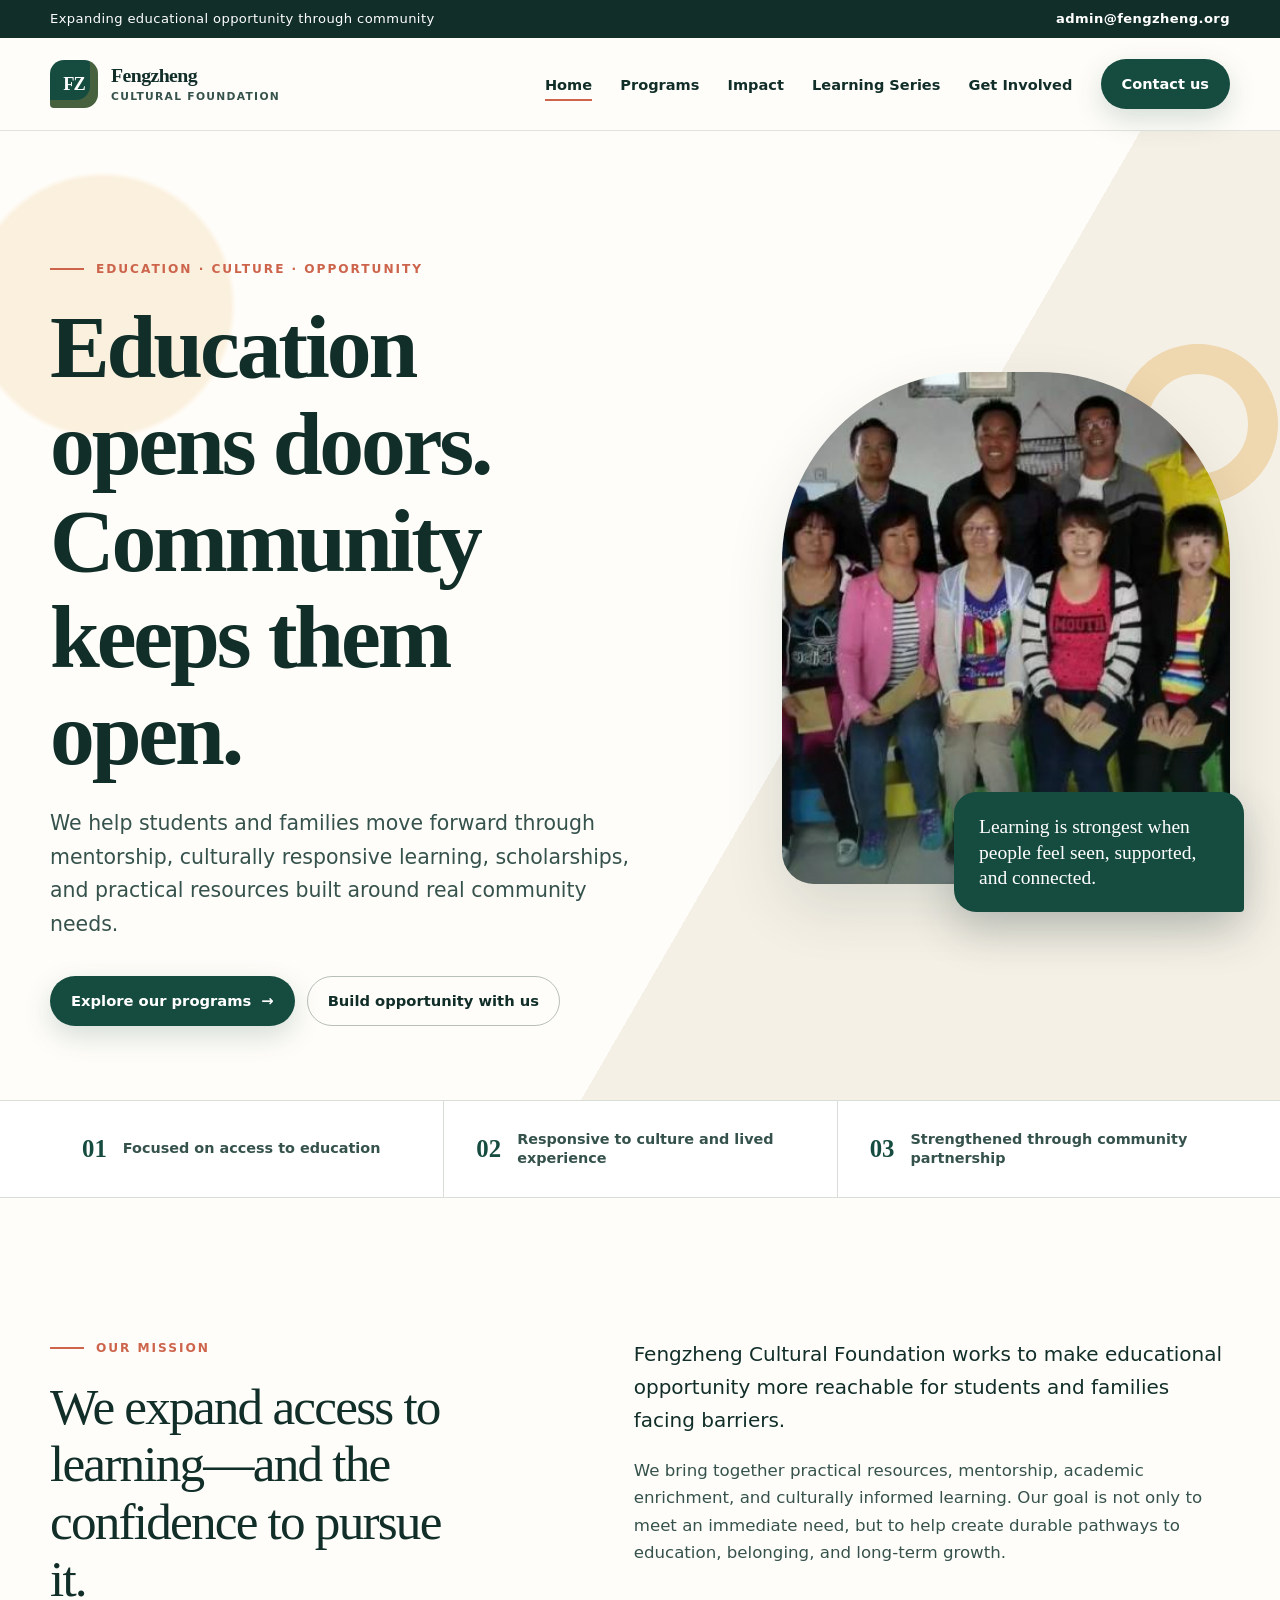
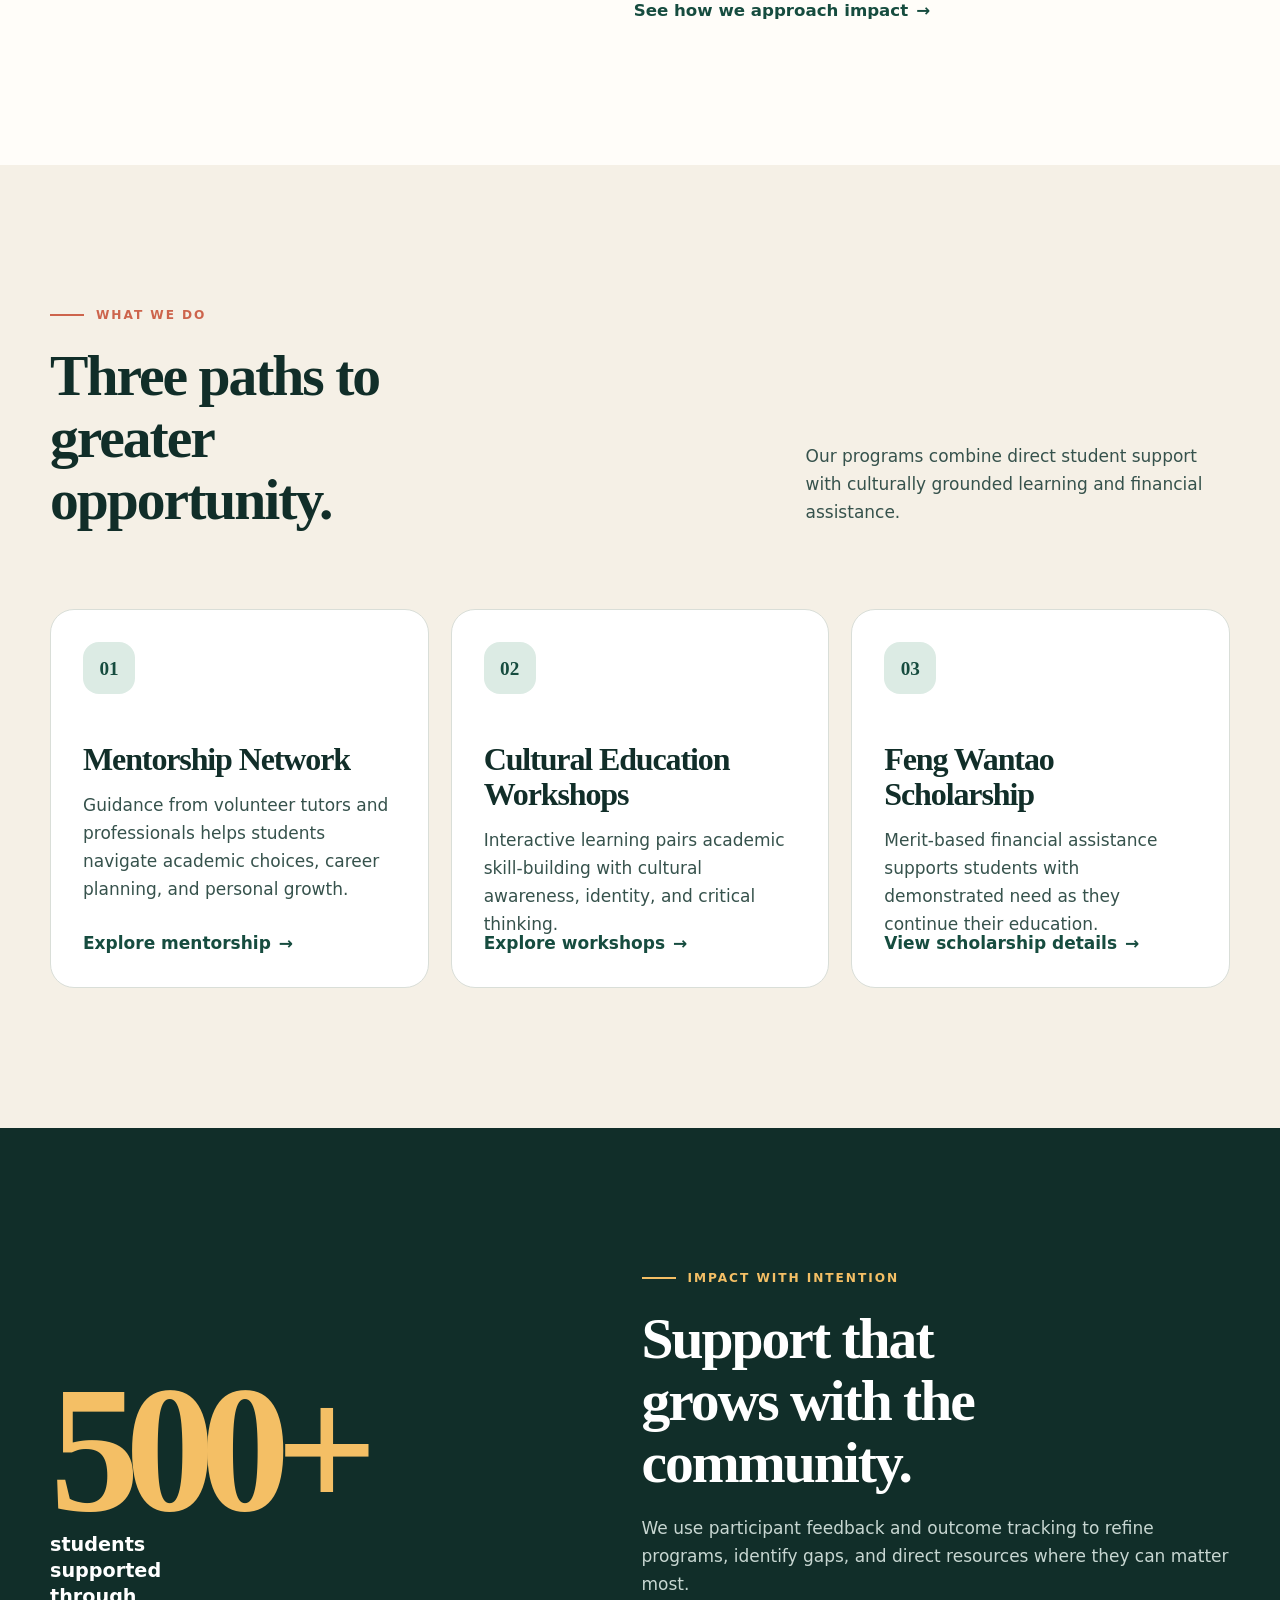
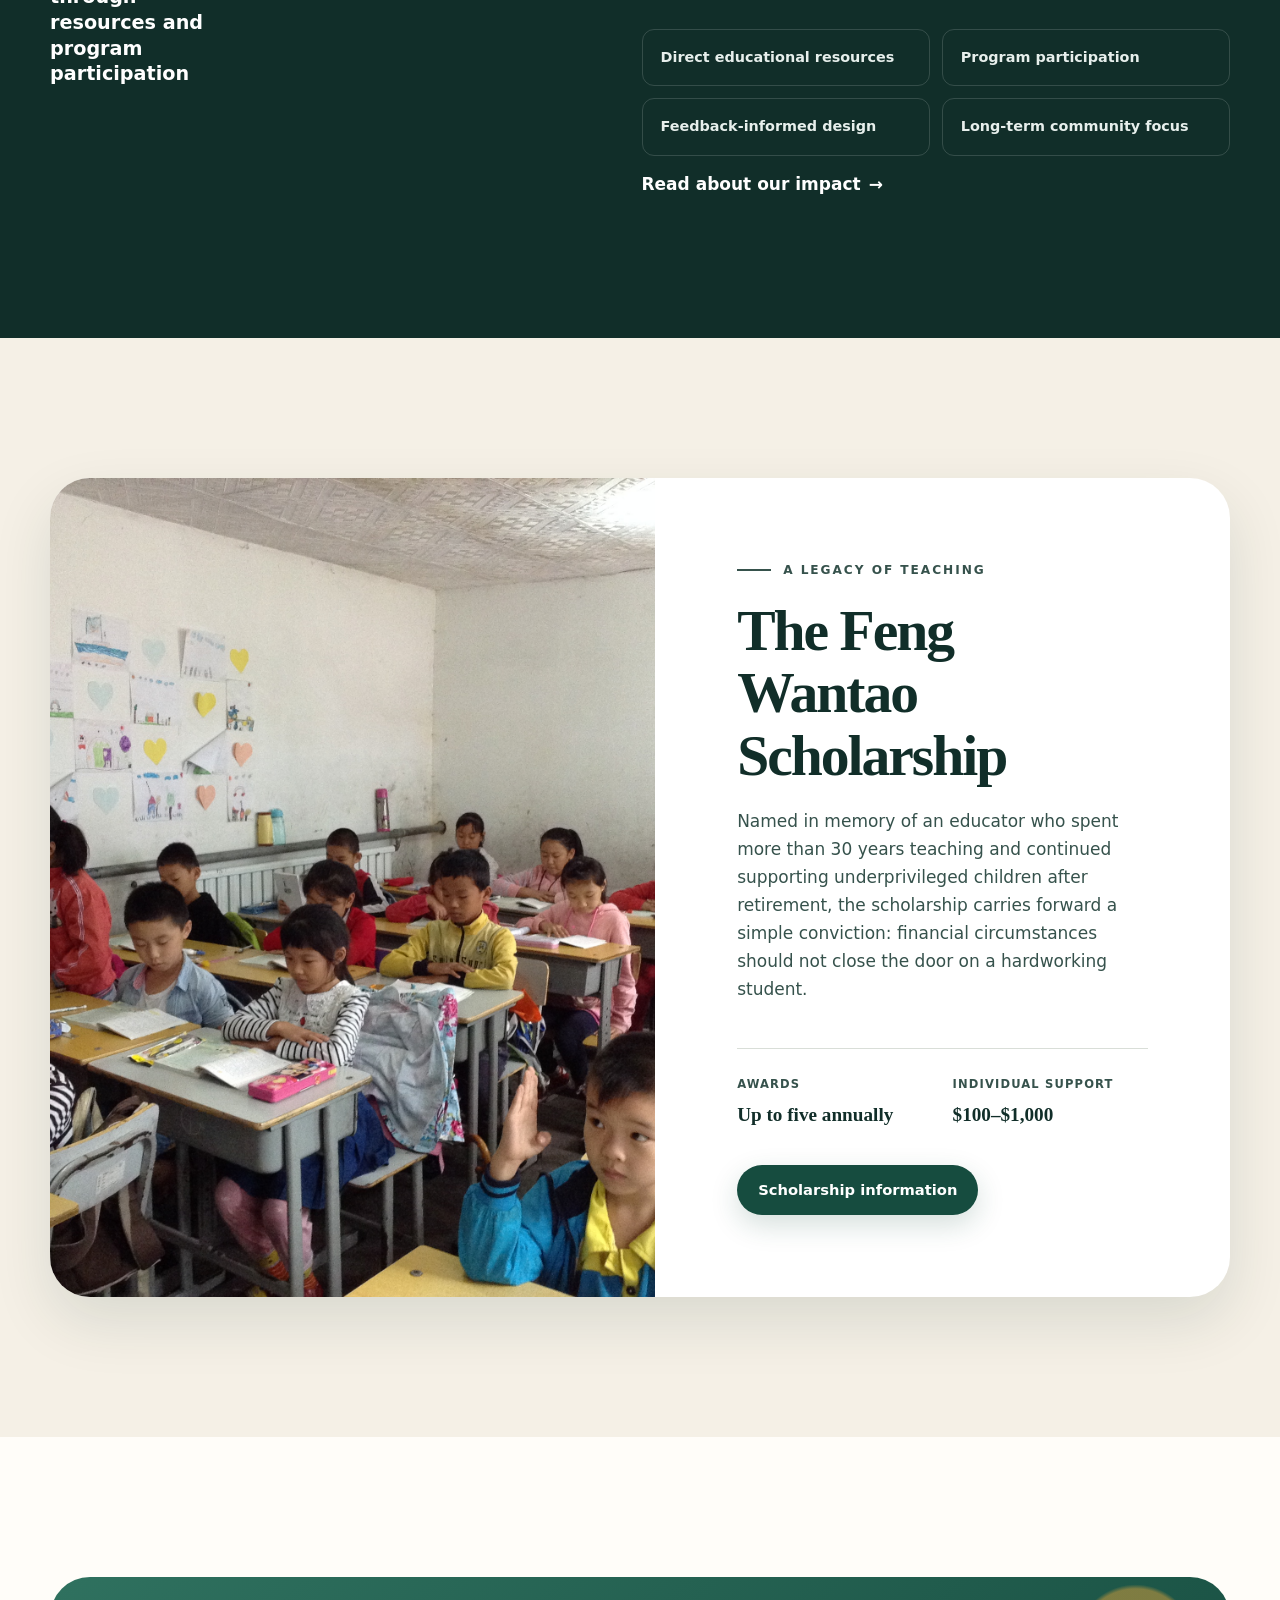
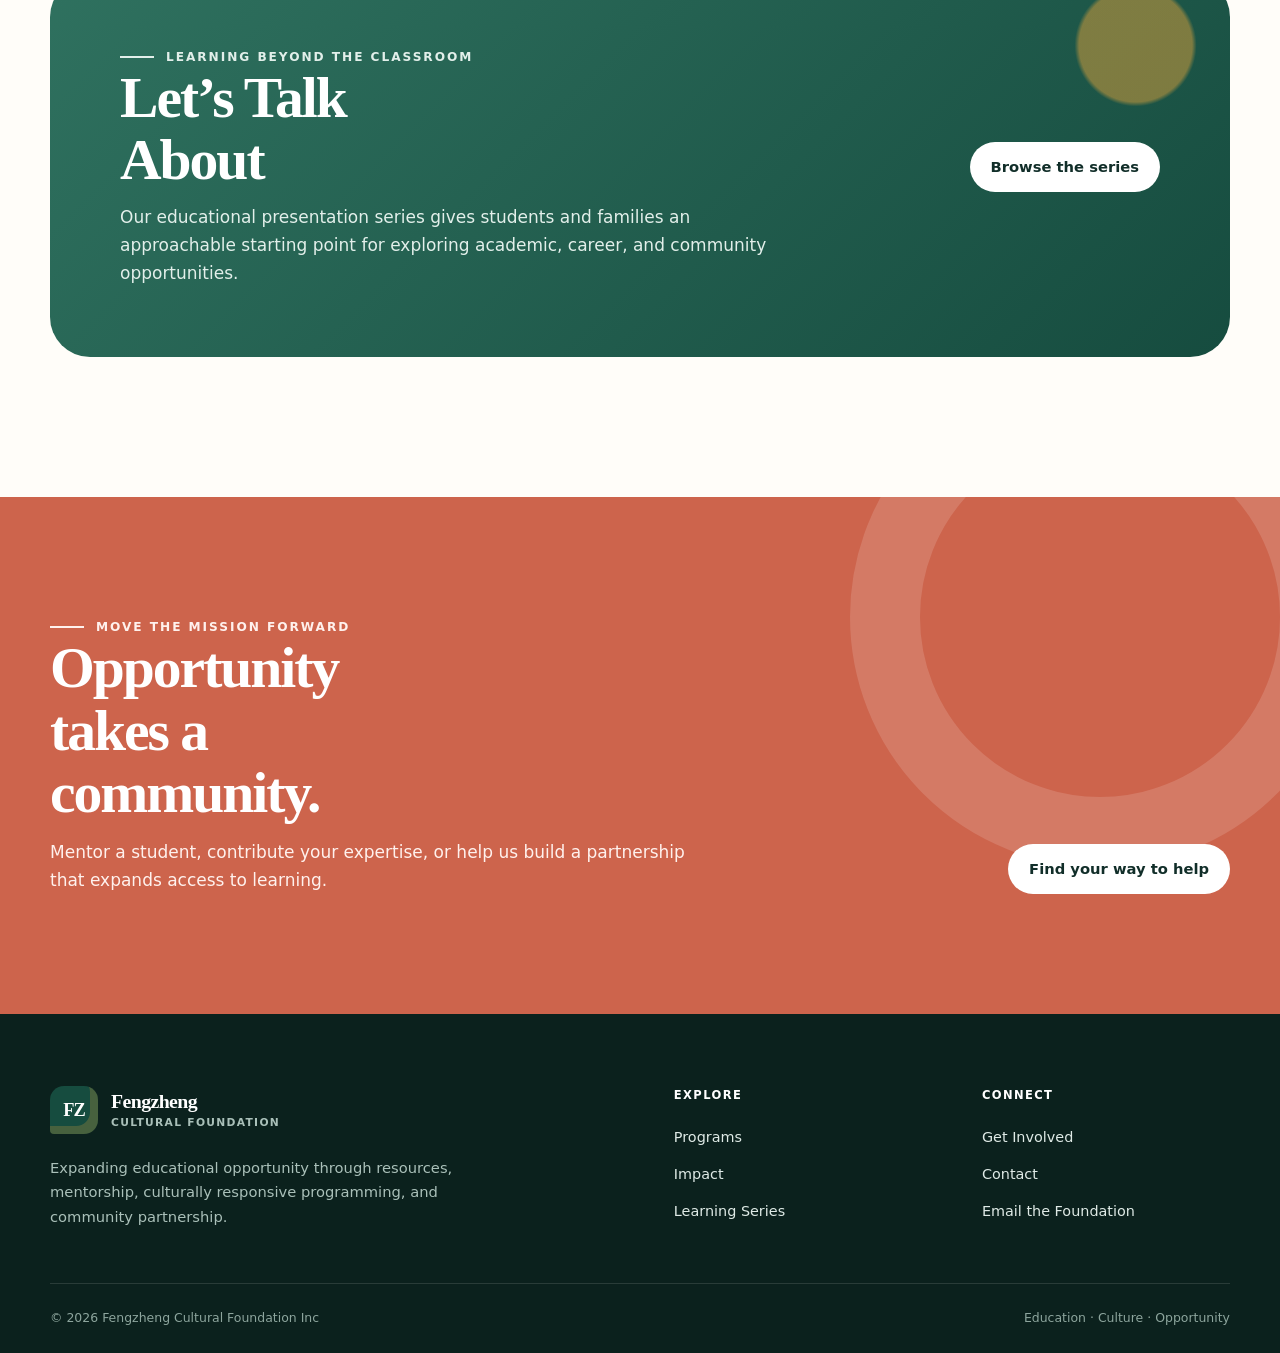
<file: index.html>
<!doctype html>
<html lang="en">
<head>
  <meta charset="utf-8">
  <meta name="viewport" content="width=device-width, initial-scale=1">
  <meta name="description" content="Fengzheng Cultural Foundation expands educational opportunity through mentorship, culturally responsive programs, scholarships, and community learning resources.">
  <meta name="theme-color" content="#164c3f">
  <meta property="og:type" content="website">
  <meta property="og:url" content="https://fengzheng.org/">
  <meta property="og:title" content="Fengzheng Cultural Foundation">
  <meta property="og:description" content="Education opens doors. Community keeps them open.">
  <meta property="og:image" content="https://fengzheng.org/images/og-fengzheng.png">
  <meta property="og:image:alt" content="Fengzheng Cultural Foundation — Education opens doors. Community keeps them open.">
  <meta name="twitter:card" content="summary_large_image">
  <meta name="twitter:title" content="Fengzheng Cultural Foundation">
  <meta name="twitter:description" content="Education opens doors. Community keeps them open.">
  <meta name="twitter:image" content="https://fengzheng.org/images/og-fengzheng.png">
  <link rel="canonical" href="https://fengzheng.org/">
  <link rel="stylesheet" href="styles.css">
  <title>Fengzheng Cultural Foundation | Education, Culture & Opportunity</title>
  <script type="application/ld+json">
    {
      "@context": "https://schema.org",
      "@type": "Organization",
      "name": "Fengzheng Cultural Foundation Inc",
      "url": "https://fengzheng.org/",
      "email": "admin@fengzheng.org",
      "description": "An educational foundation expanding access through mentorship, culturally responsive programs, scholarships, and community learning resources."
    }
  </script>
  <script src="script.js" defer></script>
</head>
<body>
  <a class="skip-link" href="#main-content">Skip to main content</a>

  <div class="announcement">
    <div class="wrap">
      <p>Expanding educational opportunity through community</p>
      <a href="mailto:admin@fengzheng.org">admin@fengzheng.org</a>
    </div>
  </div>

  <header class="site-header">
    <nav class="navbar wrap" aria-label="Main navigation">
      <a class="brand" href="index.html" aria-label="Fengzheng Cultural Foundation home">
        <span class="brand-mark" aria-hidden="true">FZ</span>
        <span class="brand-copy"><strong>Fengzheng</strong><span>Cultural Foundation</span></span>
      </a>
      <button class="menu-button" type="button" aria-expanded="false" aria-controls="site-navigation" aria-label="Open navigation" data-menu-button>
        <span class="menu-lines" aria-hidden="true"></span>
      </button>
      <ul class="nav-links" id="site-navigation" data-navigation>
        <li><a href="index.html" aria-current="page">Home</a></li>
        <li><a href="programs.html">Programs</a></li>
        <li><a href="impact.html">Impact</a></li>
        <li><a href="lets-talk-about.html">Learning Series</a></li>
        <li><a href="get-involved.html">Get Involved</a></li>
        <li><a class="nav-cta" href="contact.html">Contact us</a></li>
      </ul>
    </nav>
  </header>

  <main id="main-content">
    <section class="hero">
      <div class="hero-grid wrap">
        <div class="hero-copy">
          <p class="eyebrow">Education · Culture · Opportunity</p>
          <h1>Education opens doors. Community keeps them open.</h1>
          <p>We help students and families move forward through mentorship, culturally responsive learning, scholarships, and practical resources built around real community needs.</p>
          <div class="hero-actions">
            <a class="button button-primary" href="programs.html">Explore our programs <span aria-hidden="true">→</span></a>
            <a class="button button-secondary" href="get-involved.html">Build opportunity with us</a>
          </div>
        </div>
        <div class="hero-visual" aria-label="Students learning together in a community setting">
          <span class="hero-shape" aria-hidden="true"></span>
          <div class="hero-photo">
            <img src="images/community.jpg" width="800" height="450" alt="Students participating in a community learning activity">
          </div>
          <div class="hero-note">Learning is strongest when people feel seen, supported, and connected.</div>
        </div>
      </div>
    </section>

    <section class="proof-bar" aria-label="Our approach">
      <div class="proof-grid wrap">
        <div class="proof-item"><span class="proof-number" aria-hidden="true">01</span><span>Focused on access to education</span></div>
        <div class="proof-item"><span class="proof-number" aria-hidden="true">02</span><span>Responsive to culture and lived experience</span></div>
        <div class="proof-item"><span class="proof-number" aria-hidden="true">03</span><span>Strengthened through community partnership</span></div>
      </div>
    </section>

    <section class="section">
      <div class="mission-grid wrap reveal">
        <div>
          <p class="eyebrow">Our mission</p>
          <p class="mission-statement">We expand access to learning—and the confidence to pursue it.</p>
        </div>
        <div class="mission-copy">
          <p>Fengzheng Cultural Foundation works to make educational opportunity more reachable for students and families facing barriers.</p>
          <p>We bring together practical resources, mentorship, academic enrichment, and culturally informed learning. Our goal is not only to meet an immediate need, but to help create durable pathways to education, belonging, and long-term growth.</p>
          <a class="text-link" href="impact.html">See how we approach impact</a>
        </div>
      </div>
    </section>

    <section class="section section-cream">
      <div class="wrap">
        <div class="section-heading reveal">
          <div>
            <p class="eyebrow">What we do</p>
            <h2>Three paths to greater opportunity.</h2>
          </div>
          <p>Our programs combine direct student support with culturally grounded learning and financial assistance.</p>
        </div>
        <div class="cards">
          <article class="card reveal">
            <span class="card-number">01</span>
            <h3>Mentorship Network</h3>
            <p>Guidance from volunteer tutors and professionals helps students navigate academic choices, career planning, and personal growth.</p>
            <a class="text-link" href="programs.html#mentorship">Explore mentorship</a>
          </article>
          <article class="card reveal">
            <span class="card-number">02</span>
            <h3>Cultural Education Workshops</h3>
            <p>Interactive learning pairs academic skill-building with cultural awareness, identity, and critical thinking.</p>
            <a class="text-link" href="programs.html#workshops">Explore workshops</a>
          </article>
          <article class="card reveal">
            <span class="card-number">03</span>
            <h3>Feng Wantao Scholarship</h3>
            <p>Merit-based financial assistance supports students with demonstrated need as they continue their education.</p>
            <a class="text-link" href="programs.html#scholarship">View scholarship details</a>
          </article>
        </div>
      </div>
    </section>

    <section class="section section-dark">
      <div class="impact-grid wrap">
        <div class="reveal">
          <div class="impact-number">500+</div>
          <p class="impact-label">students supported through resources and program participation</p>
        </div>
        <div class="impact-copy reveal">
          <p class="eyebrow">Impact with intention</p>
          <h2>Support that grows with the community.</h2>
          <p>We use participant feedback and outcome tracking to refine programs, identify gaps, and direct resources where they can matter most.</p>
          <ul class="impact-points">
            <li>Direct educational resources</li>
            <li>Program participation</li>
            <li>Feedback-informed design</li>
            <li>Long-term community focus</li>
          </ul>
          <a class="text-link" href="impact.html">Read about our impact</a>
        </div>
      </div>
    </section>

    <section class="section section-cream">
      <div class="feature wrap reveal">
        <div class="feature-image">
          <img src="images/education.jpg" width="2592" height="1936" alt="A student engaging with educational material">
        </div>
        <div class="feature-copy">
          <p class="eyebrow">A legacy of teaching</p>
          <h2>The Feng Wantao Scholarship</h2>
          <p>Named in memory of an educator who spent more than 30 years teaching and continued supporting underprivileged children after retirement, the scholarship carries forward a simple conviction: financial circumstances should not close the door on a hardworking student.</p>
          <div class="feature-meta">
            <div><strong>Awards</strong><span>Up to five annually</span></div>
            <div><strong>Individual support</strong><span>$100–$1,000</span></div>
          </div>
          <a class="button button-primary" href="programs.html#scholarship">Scholarship information</a>
        </div>
      </div>
    </section>

    <section class="section">
      <div class="talk-banner wrap reveal">
        <div>
          <p class="eyebrow">Learning beyond the classroom</p>
          <h2>Let’s Talk About</h2>
          <p>Our educational presentation series gives students and families an approachable starting point for exploring academic, career, and community opportunities.</p>
        </div>
        <a class="button button-light" href="lets-talk-about.html">Browse the series</a>
      </div>
    </section>

    <section class="cta">
      <div class="cta-inner wrap reveal">
        <div>
          <p class="eyebrow">Move the mission forward</p>
          <h2>Opportunity takes a community.</h2>
          <p>Mentor a student, contribute your expertise, or help us build a partnership that expands access to learning.</p>
        </div>
        <a class="button button-light" href="get-involved.html">Find your way to help</a>
      </div>
    </section>
  </main>

  <footer class="site-footer">
    <div class="footer-main wrap">
      <div>
        <a class="brand" href="index.html" aria-label="Fengzheng Cultural Foundation home">
          <span class="brand-mark" aria-hidden="true">FZ</span>
          <span class="brand-copy"><strong>Fengzheng</strong><span>Cultural Foundation</span></span>
        </a>
        <p class="footer-blurb">Expanding educational opportunity through resources, mentorship, culturally responsive programming, and community partnership.</p>
      </div>
      <div>
        <strong class="footer-title">Explore</strong>
        <ul class="footer-links">
          <li><a href="programs.html">Programs</a></li>
          <li><a href="impact.html">Impact</a></li>
          <li><a href="lets-talk-about.html">Learning Series</a></li>
        </ul>
      </div>
      <div>
        <strong class="footer-title">Connect</strong>
        <ul class="footer-links">
          <li><a href="get-involved.html">Get Involved</a></li>
          <li><a href="contact.html">Contact</a></li>
          <li><a href="mailto:admin@fengzheng.org">Email the Foundation</a></li>
        </ul>
      </div>
    </div>
    <div class="footer-bottom wrap">
      <span>© <span data-year>2026</span> Fengzheng Cultural Foundation Inc</span>
      <span>Education · Culture · Opportunity</span>
    </div>
  </footer>
</body>
</html>
</file>
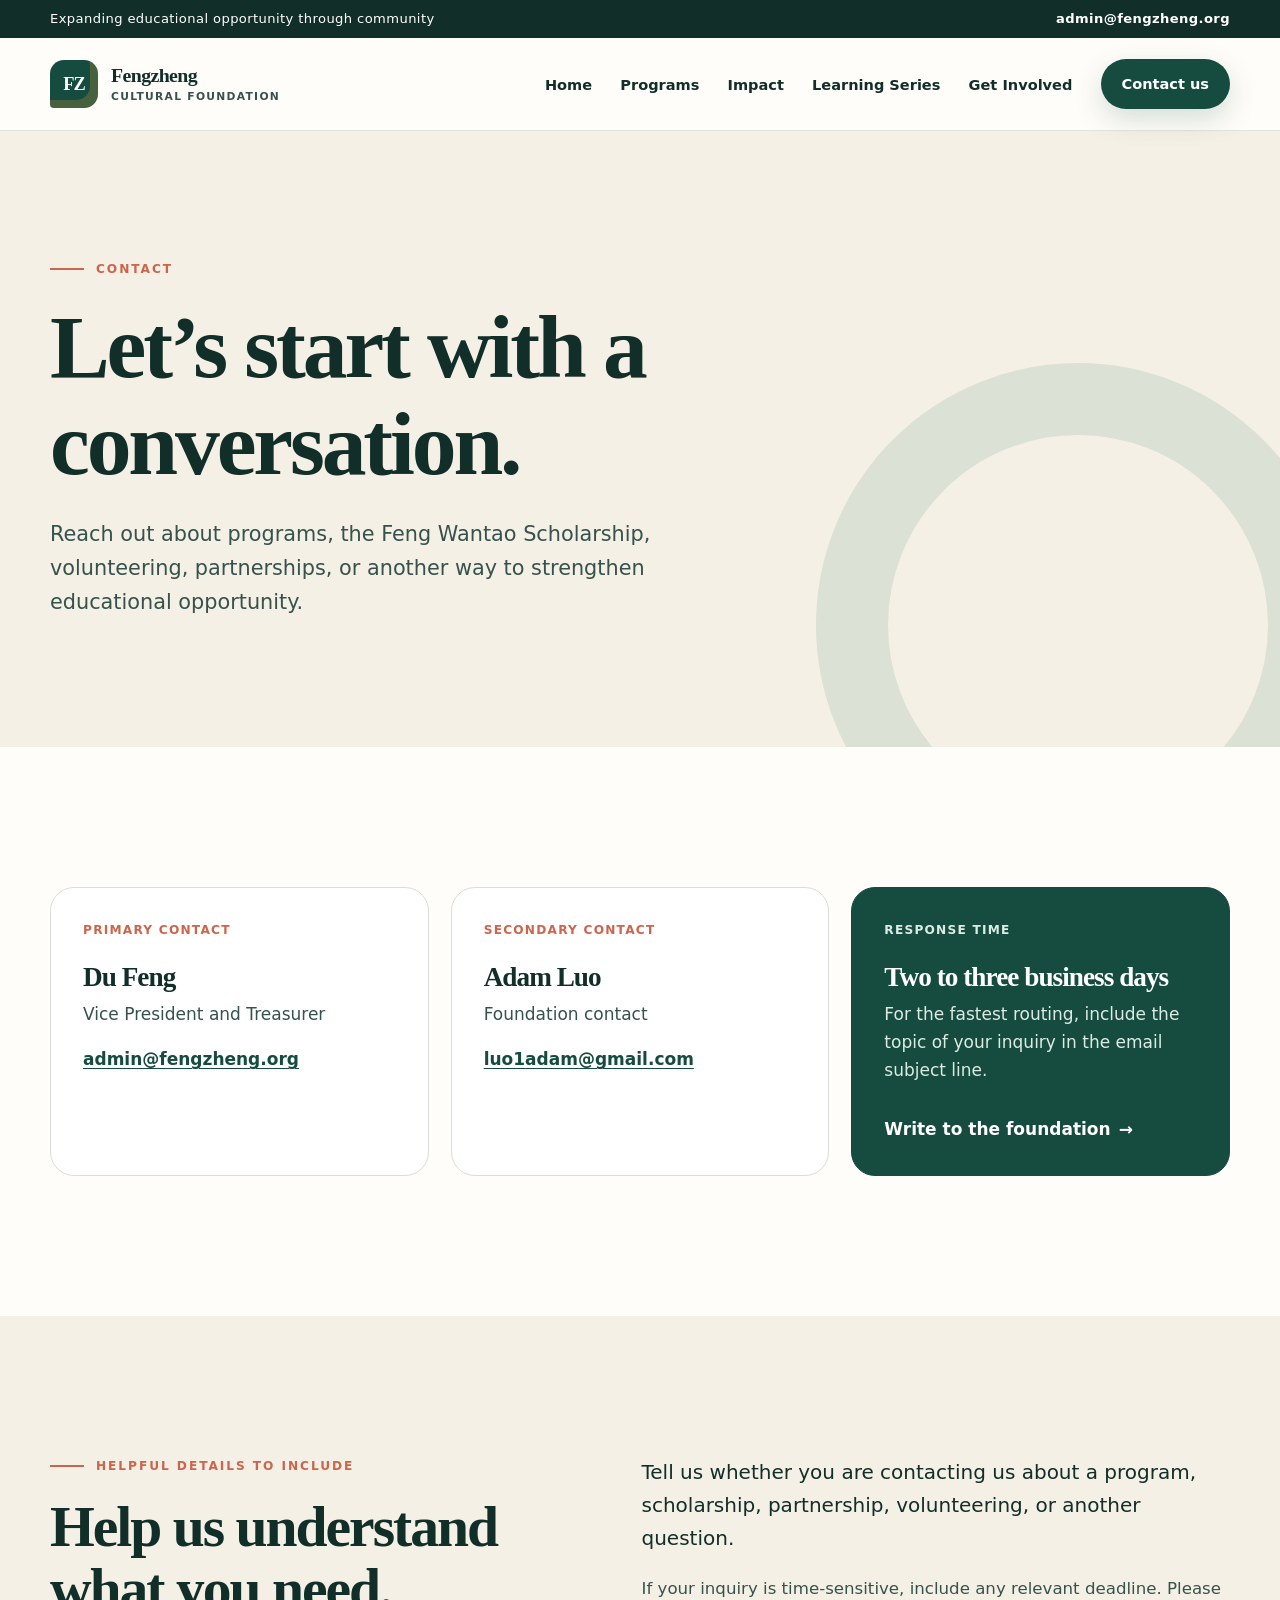
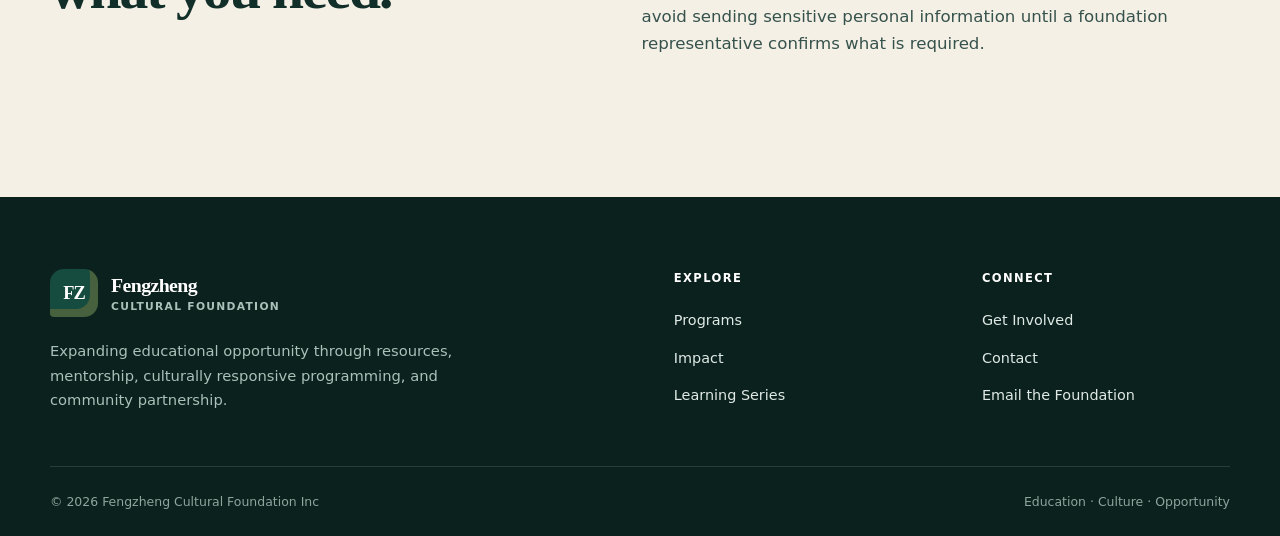
<file: contact.html>
<!doctype html>
<html lang="en">
<head>
  <meta charset="utf-8">
  <meta name="viewport" content="width=device-width, initial-scale=1">
  <meta name="description" content="Contact Fengzheng Cultural Foundation about programs, scholarships, volunteering, and educational partnerships.">
  <meta name="theme-color" content="#164c3f">
  <link rel="canonical" href="https://fengzheng.org/contact.html">
  <link rel="stylesheet" href="styles.css">
  <title>Contact | Fengzheng Cultural Foundation</title>
  <script src="script.js" defer></script>
</head>
<body>
  <a class="skip-link" href="#main-content">Skip to main content</a>
  <div class="announcement"><div class="wrap"><p>Expanding educational opportunity through community</p><a href="mailto:admin@fengzheng.org">admin@fengzheng.org</a></div></div>
  <header class="site-header"><nav class="navbar wrap" aria-label="Main navigation">
    <a class="brand" href="index.html" aria-label="Fengzheng Cultural Foundation home"><span class="brand-mark" aria-hidden="true">FZ</span><span class="brand-copy"><strong>Fengzheng</strong><span>Cultural Foundation</span></span></a>
    <button class="menu-button" type="button" aria-expanded="false" aria-controls="site-navigation" aria-label="Open navigation" data-menu-button><span class="menu-lines" aria-hidden="true"></span></button>
    <ul class="nav-links" id="site-navigation" data-navigation><li><a href="index.html">Home</a></li><li><a href="programs.html">Programs</a></li><li><a href="impact.html">Impact</a></li><li><a href="lets-talk-about.html">Learning Series</a></li><li><a href="get-involved.html">Get Involved</a></li><li><a class="nav-cta" href="contact.html" aria-current="page">Contact us</a></li></ul>
  </nav></header>

  <main id="main-content">
    <section class="page-hero"><div class="wrap"><p class="eyebrow">Contact</p><h1>Let’s start with a conversation.</h1><p>Reach out about programs, the Feng Wantao Scholarship, volunteering, partnerships, or another way to strengthen educational opportunity.</p></div></section>
    <section class="section"><div class="wrap">
      <div class="contact-grid">
        <article class="contact-card reveal"><p class="role">Primary contact</p><h2>Du Feng</h2><p>Vice President and Treasurer</p><a href="mailto:admin@fengzheng.org">admin@fengzheng.org</a></article>
        <article class="contact-card reveal"><p class="role">Secondary contact</p><h2>Adam Luo</h2><p>Foundation contact</p><a href="mailto:luo1adam@gmail.com">luo1adam@gmail.com</a></article>
        <article class="contact-card general reveal"><p class="role">Response time</p><h2>Two to three business days</h2><p>For the fastest routing, include the topic of your inquiry in the email subject line.</p><a class="text-link" href="mailto:admin@fengzheng.org?subject=Fengzheng%20Foundation%20Inquiry">Write to the foundation</a></article>
      </div>
    </div></section>
    <section class="section section-cream"><div class="legacy-grid wrap reveal">
      <div><p class="eyebrow">Helpful details to include</p><h2>Help us understand what you need.</h2></div>
      <div class="mission-copy"><p>Tell us whether you are contacting us about a program, scholarship, partnership, volunteering, or another question.</p><p>If your inquiry is time-sensitive, include any relevant deadline. Please avoid sending sensitive personal information until a foundation representative confirms what is required.</p></div>
    </div></section>
  </main>

  <footer class="site-footer"><div class="footer-main wrap">
    <div><a class="brand" href="index.html"><span class="brand-mark" aria-hidden="true">FZ</span><span class="brand-copy"><strong>Fengzheng</strong><span>Cultural Foundation</span></span></a><p class="footer-blurb">Expanding educational opportunity through resources, mentorship, culturally responsive programming, and community partnership.</p></div>
    <div><strong class="footer-title">Explore</strong><ul class="footer-links"><li><a href="programs.html">Programs</a></li><li><a href="impact.html">Impact</a></li><li><a href="lets-talk-about.html">Learning Series</a></li></ul></div>
    <div><strong class="footer-title">Connect</strong><ul class="footer-links"><li><a href="get-involved.html">Get Involved</a></li><li><a href="contact.html">Contact</a></li><li><a href="mailto:admin@fengzheng.org">Email the Foundation</a></li></ul></div>
  </div><div class="footer-bottom wrap"><span>© <span data-year>2026</span> Fengzheng Cultural Foundation Inc</span><span>Education · Culture · Opportunity</span></div></footer>
</body>
</html>
</file>
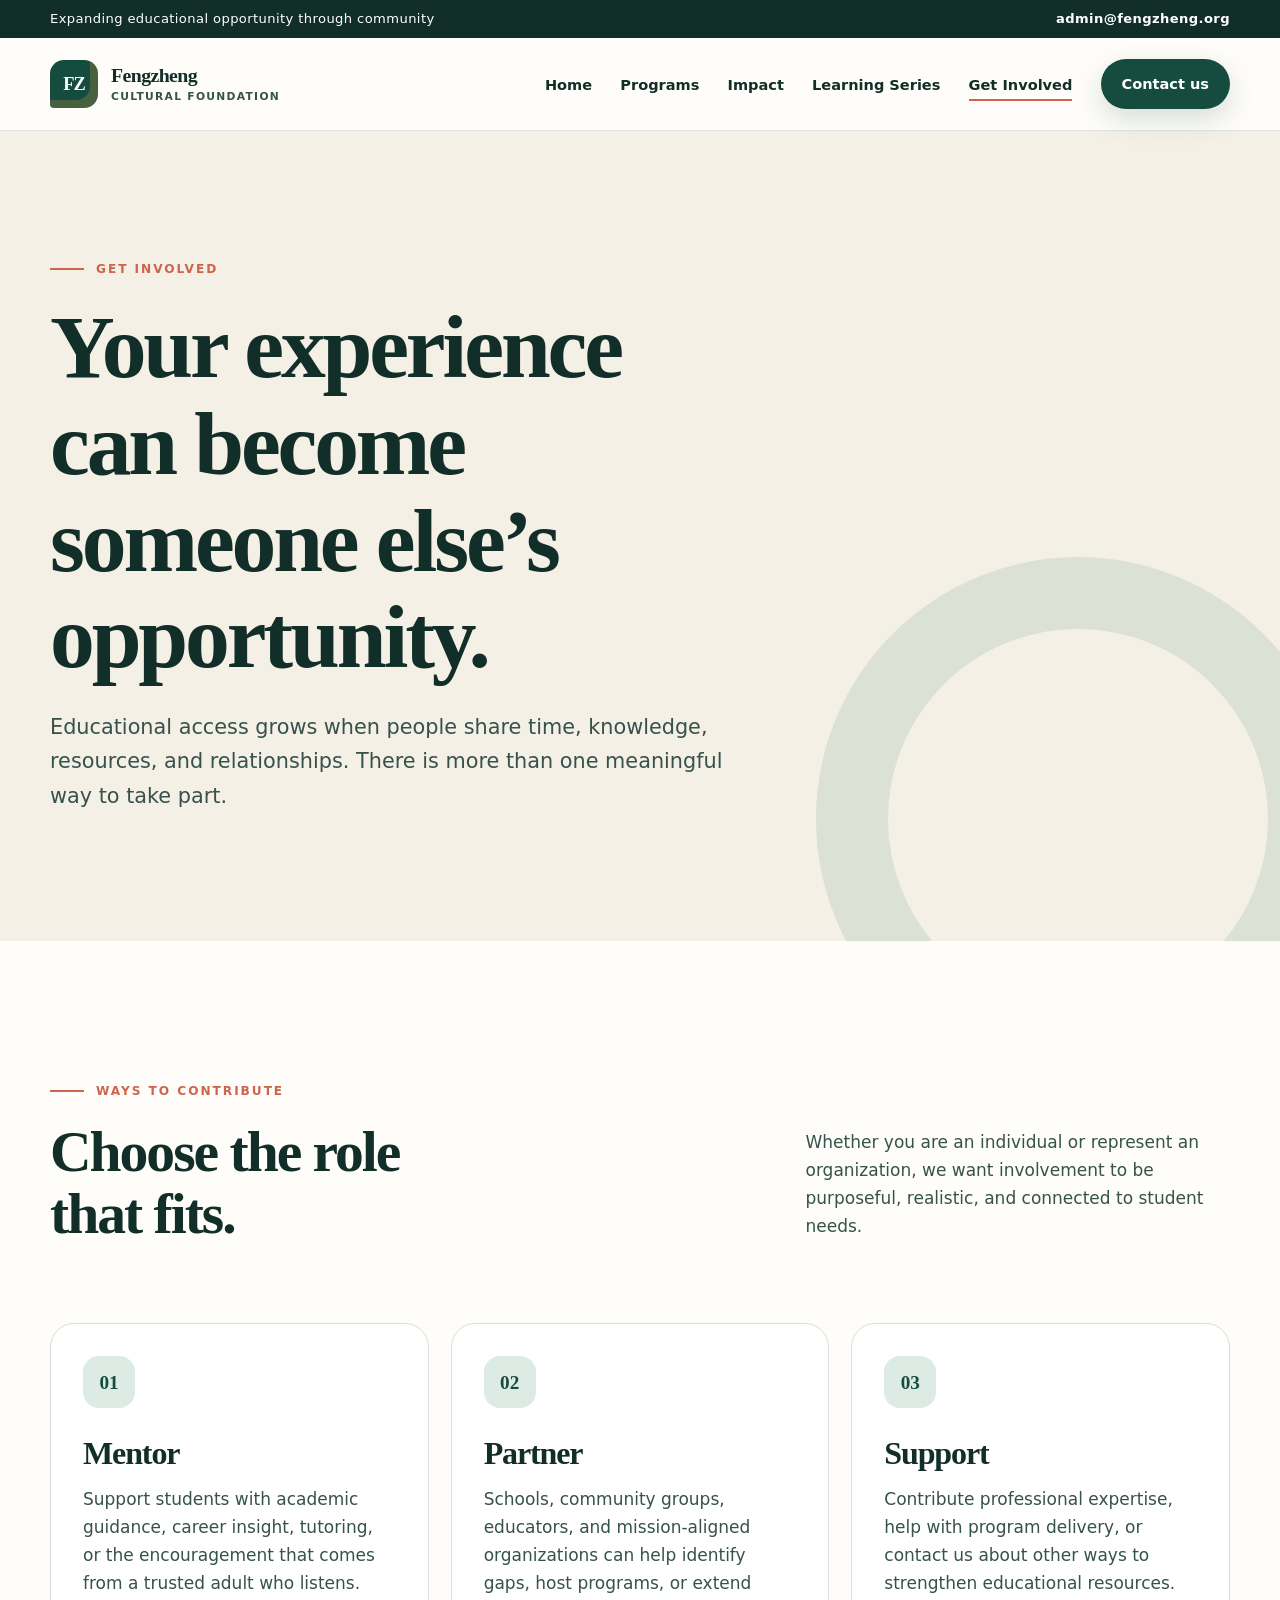
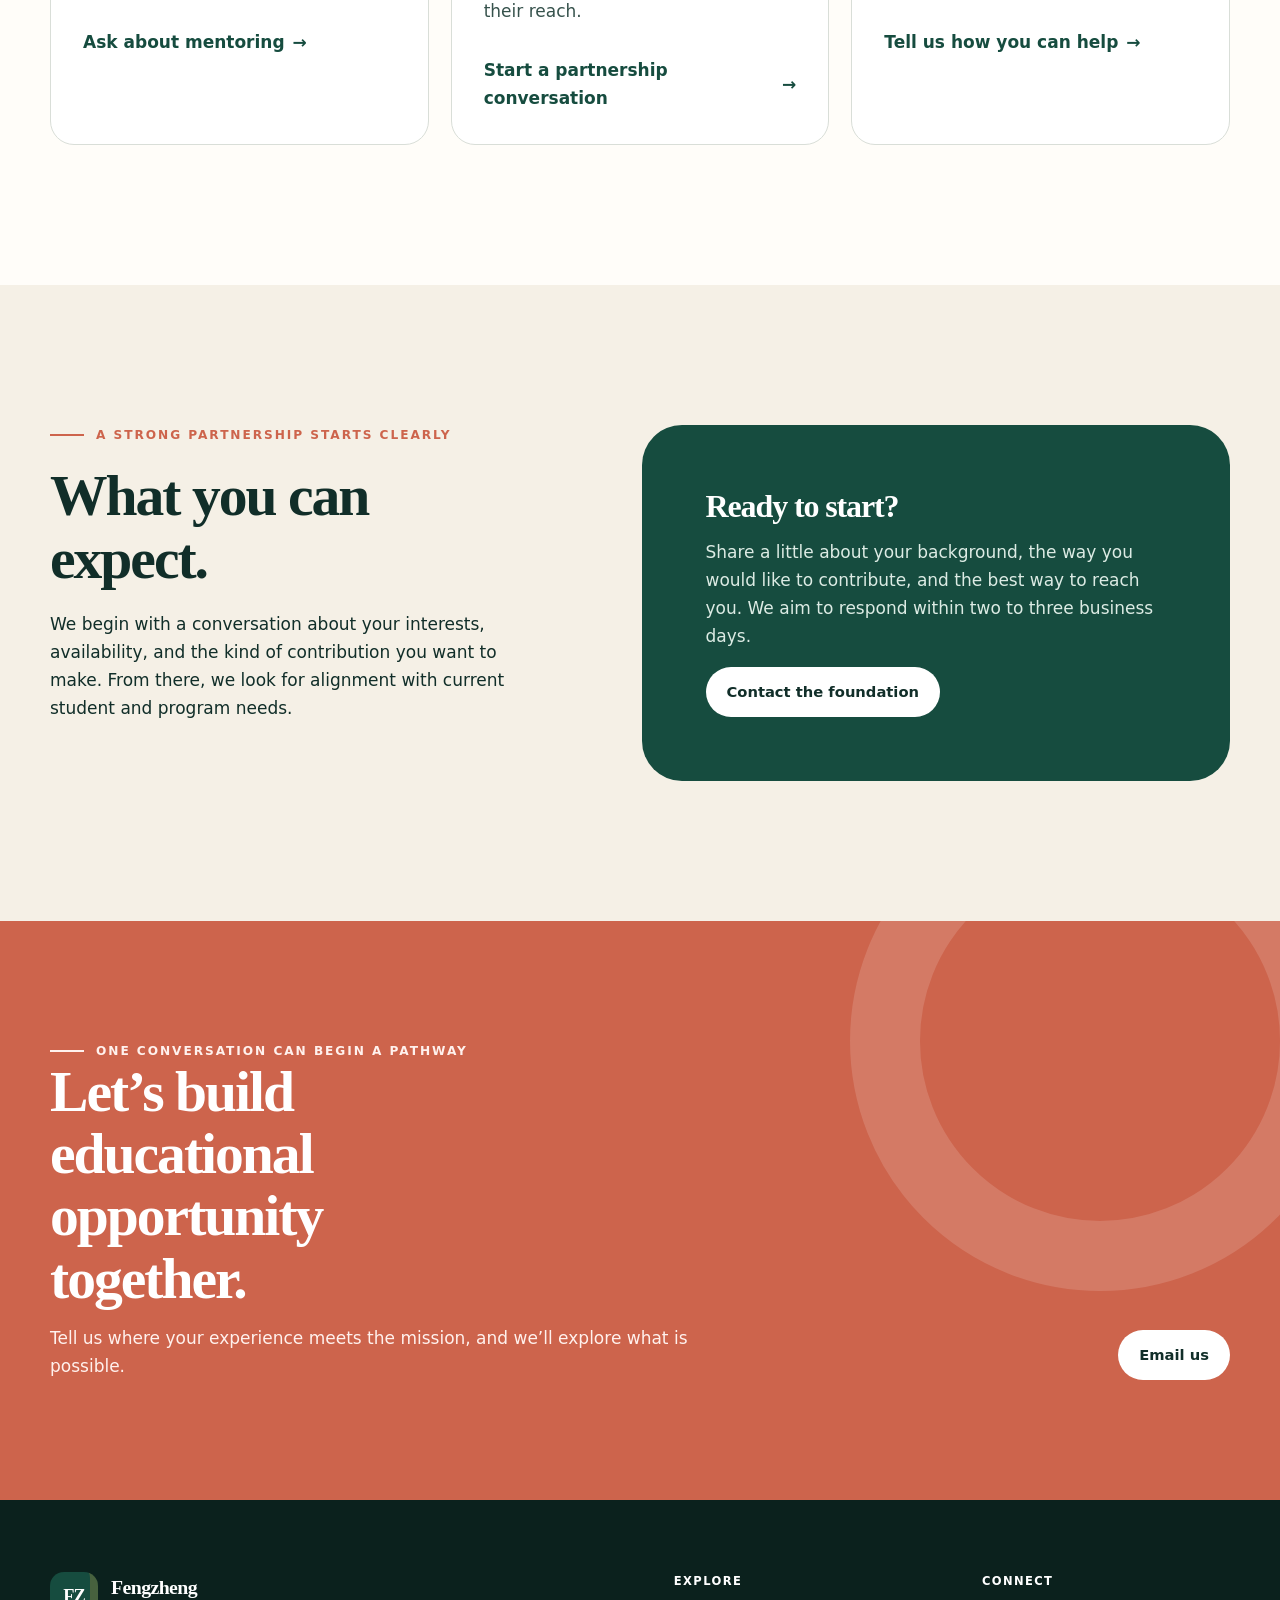
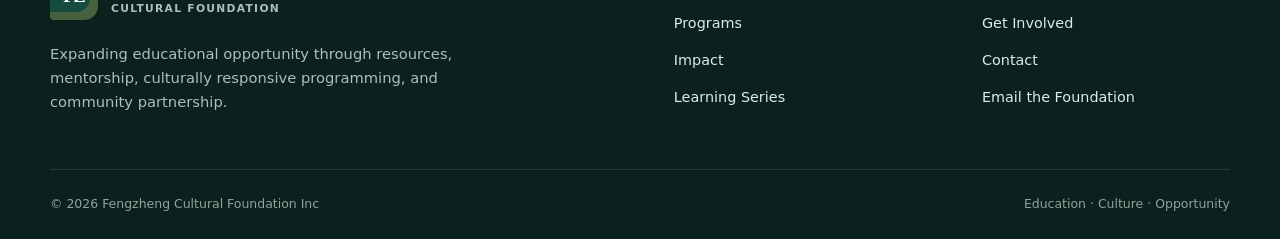
<file: get-involved.html>
<!doctype html>
<html lang="en">
<head>
  <meta charset="utf-8">
  <meta name="viewport" content="width=device-width, initial-scale=1">
  <meta name="description" content="Mentor students, partner with Fengzheng Cultural Foundation, or support educational access in your community.">
  <meta name="theme-color" content="#164c3f">
  <link rel="canonical" href="https://fengzheng.org/get-involved.html">
  <link rel="stylesheet" href="styles.css">
  <title>Get Involved | Fengzheng Cultural Foundation</title>
  <script src="script.js" defer></script>
</head>
<body>
  <a class="skip-link" href="#main-content">Skip to main content</a>
  <div class="announcement"><div class="wrap"><p>Expanding educational opportunity through community</p><a href="mailto:admin@fengzheng.org">admin@fengzheng.org</a></div></div>
  <header class="site-header"><nav class="navbar wrap" aria-label="Main navigation">
    <a class="brand" href="index.html" aria-label="Fengzheng Cultural Foundation home"><span class="brand-mark" aria-hidden="true">FZ</span><span class="brand-copy"><strong>Fengzheng</strong><span>Cultural Foundation</span></span></a>
    <button class="menu-button" type="button" aria-expanded="false" aria-controls="site-navigation" aria-label="Open navigation" data-menu-button><span class="menu-lines" aria-hidden="true"></span></button>
    <ul class="nav-links" id="site-navigation" data-navigation><li><a href="index.html">Home</a></li><li><a href="programs.html">Programs</a></li><li><a href="impact.html">Impact</a></li><li><a href="lets-talk-about.html">Learning Series</a></li><li><a href="get-involved.html" aria-current="page">Get Involved</a></li><li><a class="nav-cta" href="contact.html">Contact us</a></li></ul>
  </nav></header>

  <main id="main-content">
    <section class="page-hero"><div class="wrap"><p class="eyebrow">Get involved</p><h1>Your experience can become someone else’s opportunity.</h1><p>Educational access grows when people share time, knowledge, resources, and relationships. There is more than one meaningful way to take part.</p></div></section>

    <section class="section"><div class="wrap">
      <div class="section-heading reveal"><div><p class="eyebrow">Ways to contribute</p><h2>Choose the role that fits.</h2></div><p>Whether you are an individual or represent an organization, we want involvement to be purposeful, realistic, and connected to student needs.</p></div>
      <div class="involve-grid">
        <article class="involve-card reveal"><span class="card-number">01</span><h3>Mentor</h3><p>Support students with academic guidance, career insight, tutoring, or the encouragement that comes from a trusted adult who listens.</p><a class="text-link" href="mailto:admin@fengzheng.org?subject=I%20want%20to%20mentor">Ask about mentoring</a></article>
        <article class="involve-card reveal"><span class="card-number">02</span><h3>Partner</h3><p>Schools, community groups, educators, and mission-aligned organizations can help identify gaps, host programs, or extend their reach.</p><a class="text-link" href="mailto:admin@fengzheng.org?subject=Partnership%20inquiry">Start a partnership conversation</a></article>
        <article class="involve-card reveal"><span class="card-number">03</span><h3>Support</h3><p>Contribute professional expertise, help with program delivery, or contact us about other ways to strengthen educational resources.</p><a class="text-link" href="mailto:admin@fengzheng.org?subject=Supporting%20Fengzheng">Tell us how you can help</a></article>
      </div>
    </div></section>

    <section class="section section-cream"><div class="legacy-grid wrap">
      <div class="reveal"><p class="eyebrow">A strong partnership starts clearly</p><h2>What you can expect.</h2><p>We begin with a conversation about your interests, availability, and the kind of contribution you want to make. From there, we look for alignment with current student and program needs.</p></div>
      <div class="callout reveal"><h3>Ready to start?</h3><p>Share a little about your background, the way you would like to contribute, and the best way to reach you. We aim to respond within two to three business days.</p><a class="button button-light" href="contact.html">Contact the foundation</a></div>
    </div></section>

    <section class="cta"><div class="cta-inner wrap reveal"><div><p class="eyebrow">One conversation can begin a pathway</p><h2>Let’s build educational opportunity together.</h2><p>Tell us where your experience meets the mission, and we’ll explore what is possible.</p></div><a class="button button-light" href="mailto:admin@fengzheng.org?subject=Get%20Involved%20with%20Fengzheng">Email us</a></div></section>
  </main>

  <footer class="site-footer"><div class="footer-main wrap">
    <div><a class="brand" href="index.html"><span class="brand-mark" aria-hidden="true">FZ</span><span class="brand-copy"><strong>Fengzheng</strong><span>Cultural Foundation</span></span></a><p class="footer-blurb">Expanding educational opportunity through resources, mentorship, culturally responsive programming, and community partnership.</p></div>
    <div><strong class="footer-title">Explore</strong><ul class="footer-links"><li><a href="programs.html">Programs</a></li><li><a href="impact.html">Impact</a></li><li><a href="lets-talk-about.html">Learning Series</a></li></ul></div>
    <div><strong class="footer-title">Connect</strong><ul class="footer-links"><li><a href="get-involved.html">Get Involved</a></li><li><a href="contact.html">Contact</a></li><li><a href="mailto:admin@fengzheng.org">Email the Foundation</a></li></ul></div>
  </div><div class="footer-bottom wrap"><span>© <span data-year>2026</span> Fengzheng Cultural Foundation Inc</span><span>Education · Culture · Opportunity</span></div></footer>
</body>
</html>
</file>
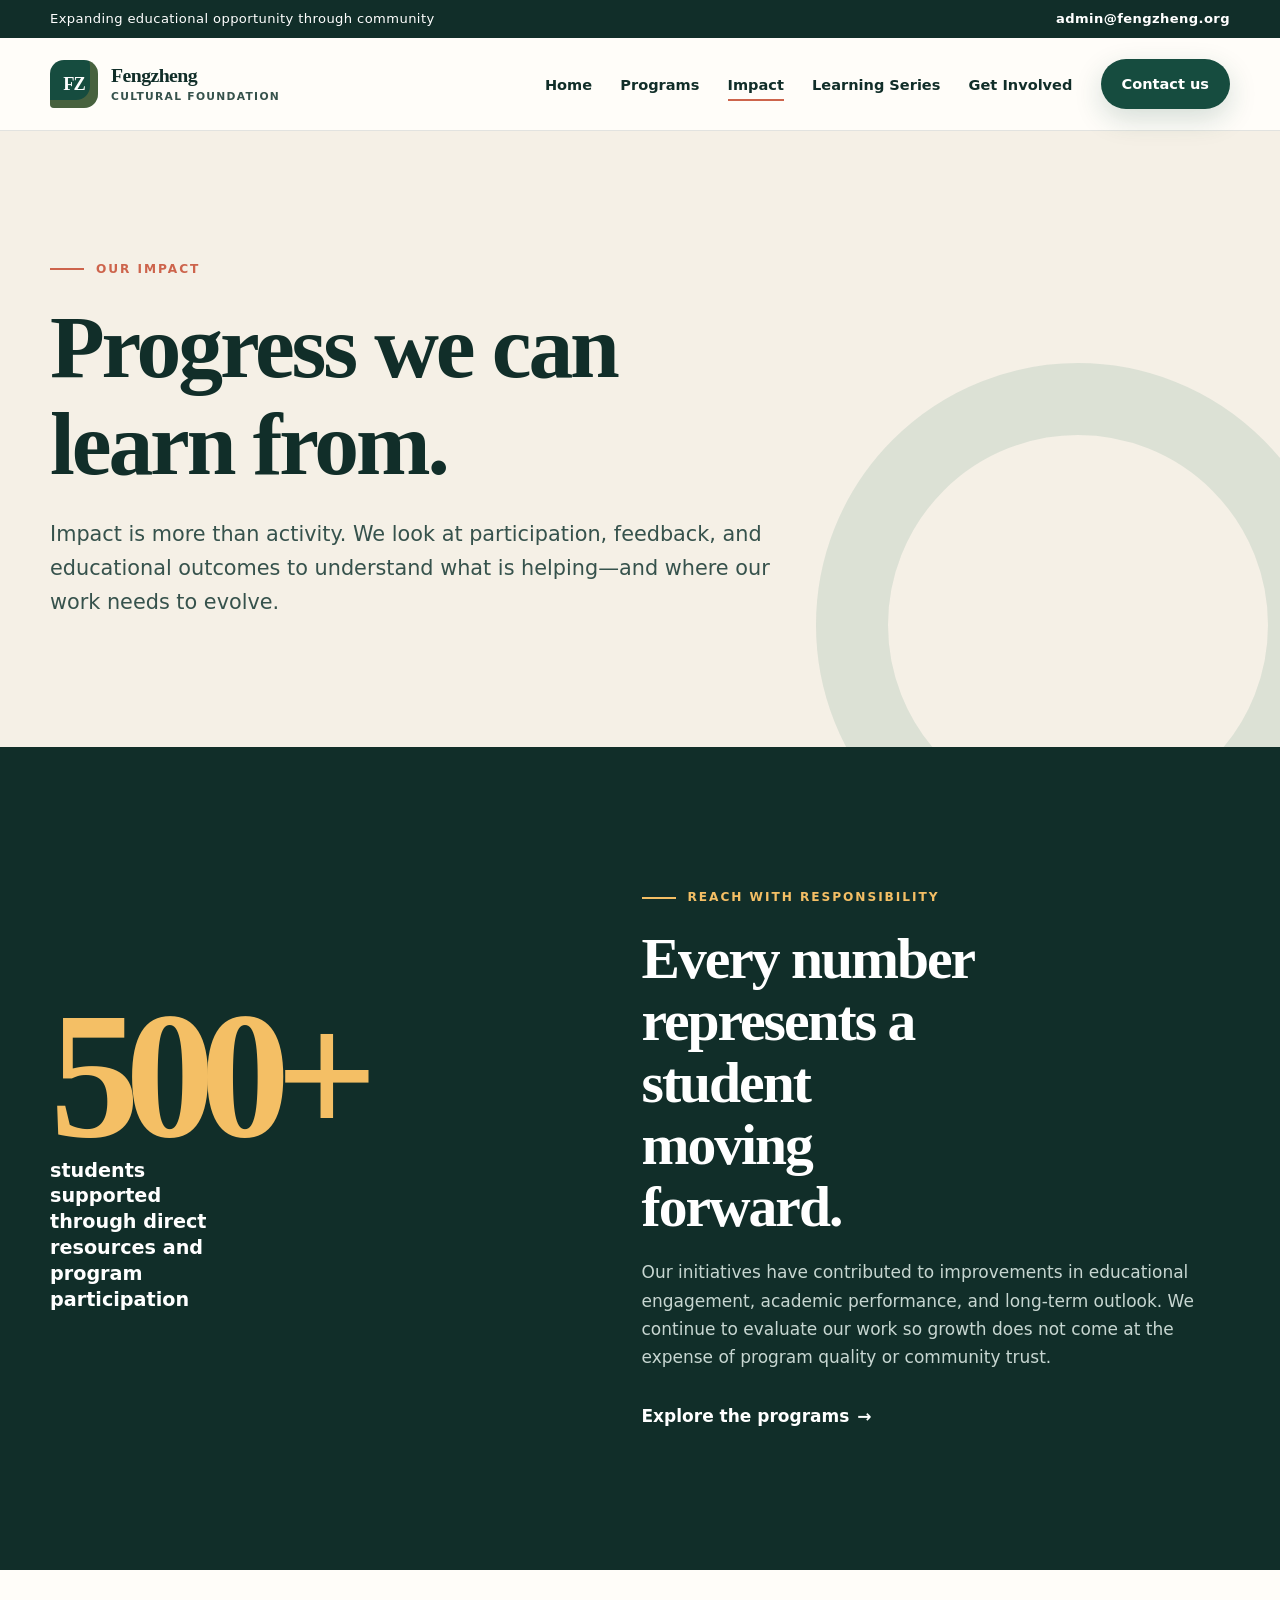
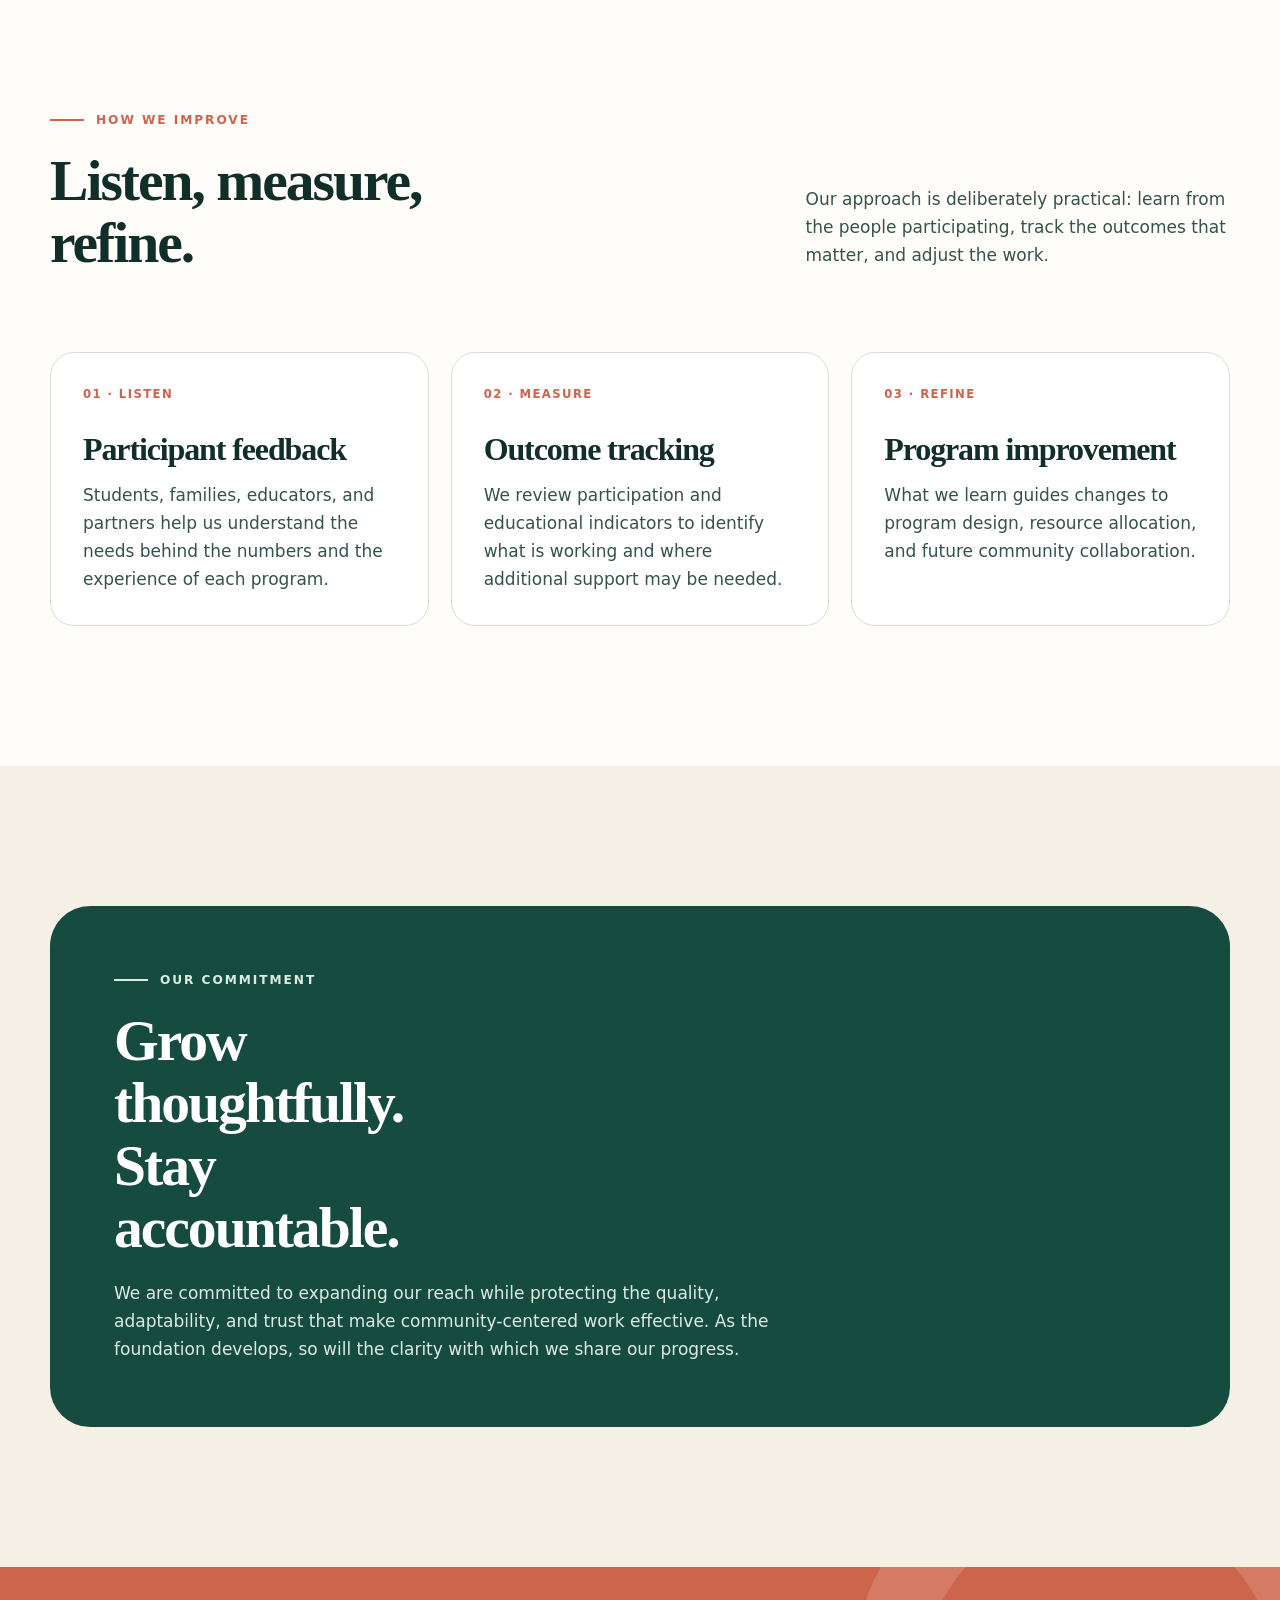
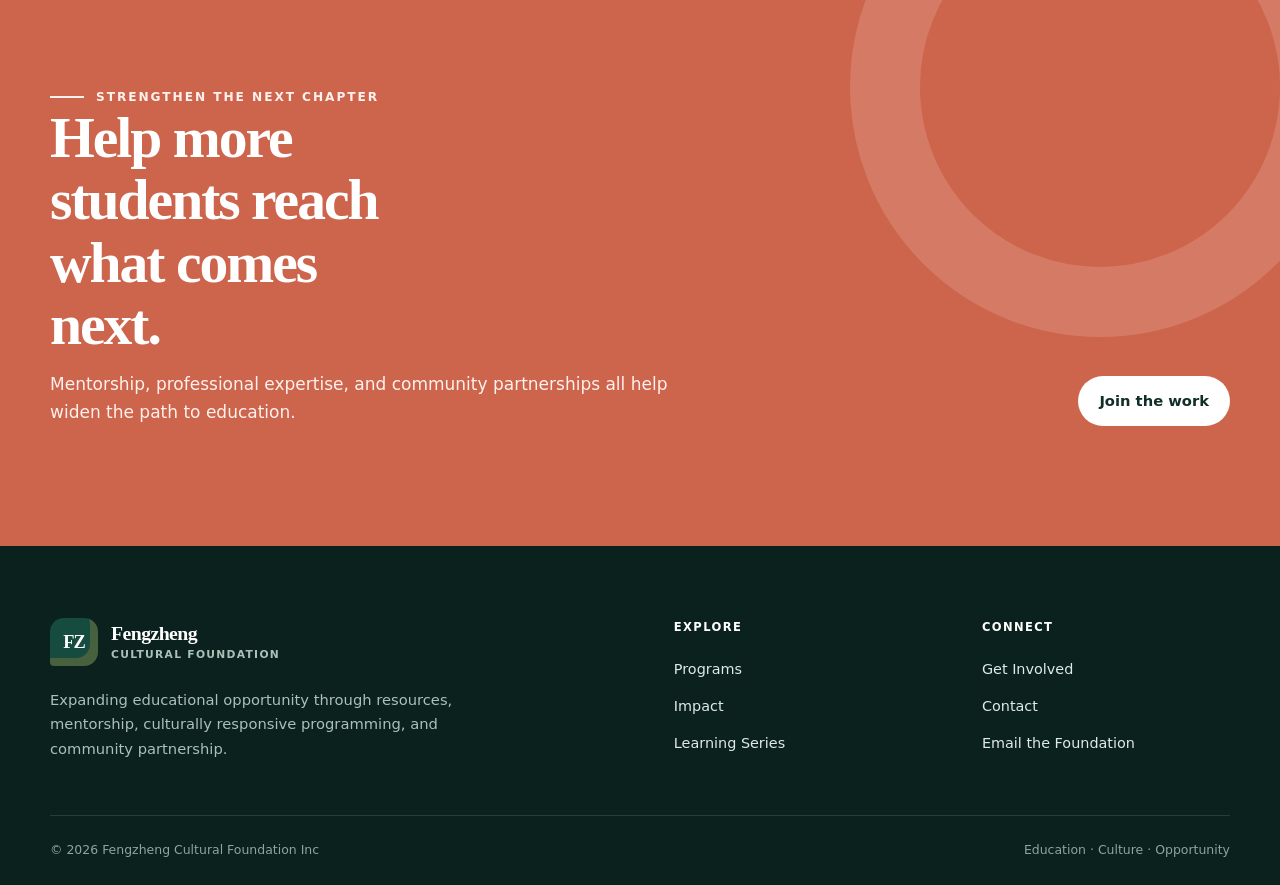
<file: impact.html>
<!doctype html>
<html lang="en">
<head>
  <meta charset="utf-8">
  <meta name="viewport" content="width=device-width, initial-scale=1">
  <meta name="description" content="Learn how Fengzheng Cultural Foundation supports students, evaluates programs, and builds long-term educational opportunity with communities.">
  <meta name="theme-color" content="#164c3f">
  <link rel="canonical" href="https://fengzheng.org/impact.html">
  <link rel="stylesheet" href="styles.css">
  <title>Our Impact | Fengzheng Cultural Foundation</title>
  <script src="script.js" defer></script>
</head>
<body>
  <a class="skip-link" href="#main-content">Skip to main content</a>
  <div class="announcement"><div class="wrap"><p>Expanding educational opportunity through community</p><a href="mailto:admin@fengzheng.org">admin@fengzheng.org</a></div></div>
  <header class="site-header"><nav class="navbar wrap" aria-label="Main navigation">
    <a class="brand" href="index.html" aria-label="Fengzheng Cultural Foundation home"><span class="brand-mark" aria-hidden="true">FZ</span><span class="brand-copy"><strong>Fengzheng</strong><span>Cultural Foundation</span></span></a>
    <button class="menu-button" type="button" aria-expanded="false" aria-controls="site-navigation" aria-label="Open navigation" data-menu-button><span class="menu-lines" aria-hidden="true"></span></button>
    <ul class="nav-links" id="site-navigation" data-navigation><li><a href="index.html">Home</a></li><li><a href="programs.html">Programs</a></li><li><a href="impact.html" aria-current="page">Impact</a></li><li><a href="lets-talk-about.html">Learning Series</a></li><li><a href="get-involved.html">Get Involved</a></li><li><a class="nav-cta" href="contact.html">Contact us</a></li></ul>
  </nav></header>

  <main id="main-content">
    <section class="page-hero"><div class="wrap"><p class="eyebrow">Our impact</p><h1>Progress we can learn from.</h1><p>Impact is more than activity. We look at participation, feedback, and educational outcomes to understand what is helping—and where our work needs to evolve.</p></div></section>

    <section class="section section-dark">
      <div class="impact-grid wrap">
        <div class="reveal"><div class="impact-number">500+</div><p class="impact-label">students supported through direct resources and program participation</p></div>
        <div class="impact-copy reveal"><p class="eyebrow">Reach with responsibility</p><h2>Every number represents a student moving forward.</h2><p>Our initiatives have contributed to improvements in educational engagement, academic performance, and long-term outlook. We continue to evaluate our work so growth does not come at the expense of program quality or community trust.</p><a class="text-link" href="programs.html">Explore the programs</a></div>
      </div>
    </section>

    <section class="section">
      <div class="wrap">
        <div class="section-heading reveal"><div><p class="eyebrow">How we improve</p><h2>Listen, measure, refine.</h2></div><p>Our approach is deliberately practical: learn from the people participating, track the outcomes that matter, and adjust the work.</p></div>
        <div class="measure-grid">
          <article class="measure reveal"><strong>01 · Listen</strong><h3>Participant feedback</h3><p>Students, families, educators, and partners help us understand the needs behind the numbers and the experience of each program.</p></article>
          <article class="measure reveal"><strong>02 · Measure</strong><h3>Outcome tracking</h3><p>We review participation and educational indicators to identify what is working and where additional support may be needed.</p></article>
          <article class="measure reveal"><strong>03 · Refine</strong><h3>Program improvement</h3><p>What we learn guides changes to program design, resource allocation, and future community collaboration.</p></article>
        </div>
      </div>
    </section>

    <section class="section section-cream"><div class="wrap"><div class="callout reveal"><p class="eyebrow">Our commitment</p><h2>Grow thoughtfully. Stay accountable.</h2><p>We are committed to expanding our reach while protecting the quality, adaptability, and trust that make community-centered work effective. As the foundation develops, so will the clarity with which we share our progress.</p></div></div></section>

    <section class="cta"><div class="cta-inner wrap reveal"><div><p class="eyebrow">Strengthen the next chapter</p><h2>Help more students reach what comes next.</h2><p>Mentorship, professional expertise, and community partnerships all help widen the path to education.</p></div><a class="button button-light" href="get-involved.html">Join the work</a></div></section>
  </main>

  <footer class="site-footer"><div class="footer-main wrap">
    <div><a class="brand" href="index.html"><span class="brand-mark" aria-hidden="true">FZ</span><span class="brand-copy"><strong>Fengzheng</strong><span>Cultural Foundation</span></span></a><p class="footer-blurb">Expanding educational opportunity through resources, mentorship, culturally responsive programming, and community partnership.</p></div>
    <div><strong class="footer-title">Explore</strong><ul class="footer-links"><li><a href="programs.html">Programs</a></li><li><a href="impact.html">Impact</a></li><li><a href="lets-talk-about.html">Learning Series</a></li></ul></div>
    <div><strong class="footer-title">Connect</strong><ul class="footer-links"><li><a href="get-involved.html">Get Involved</a></li><li><a href="contact.html">Contact</a></li><li><a href="mailto:admin@fengzheng.org">Email the Foundation</a></li></ul></div>
  </div><div class="footer-bottom wrap"><span>© <span data-year>2026</span> Fengzheng Cultural Foundation Inc</span><span>Education · Culture · Opportunity</span></div></footer>
</body>
</html>
</file>
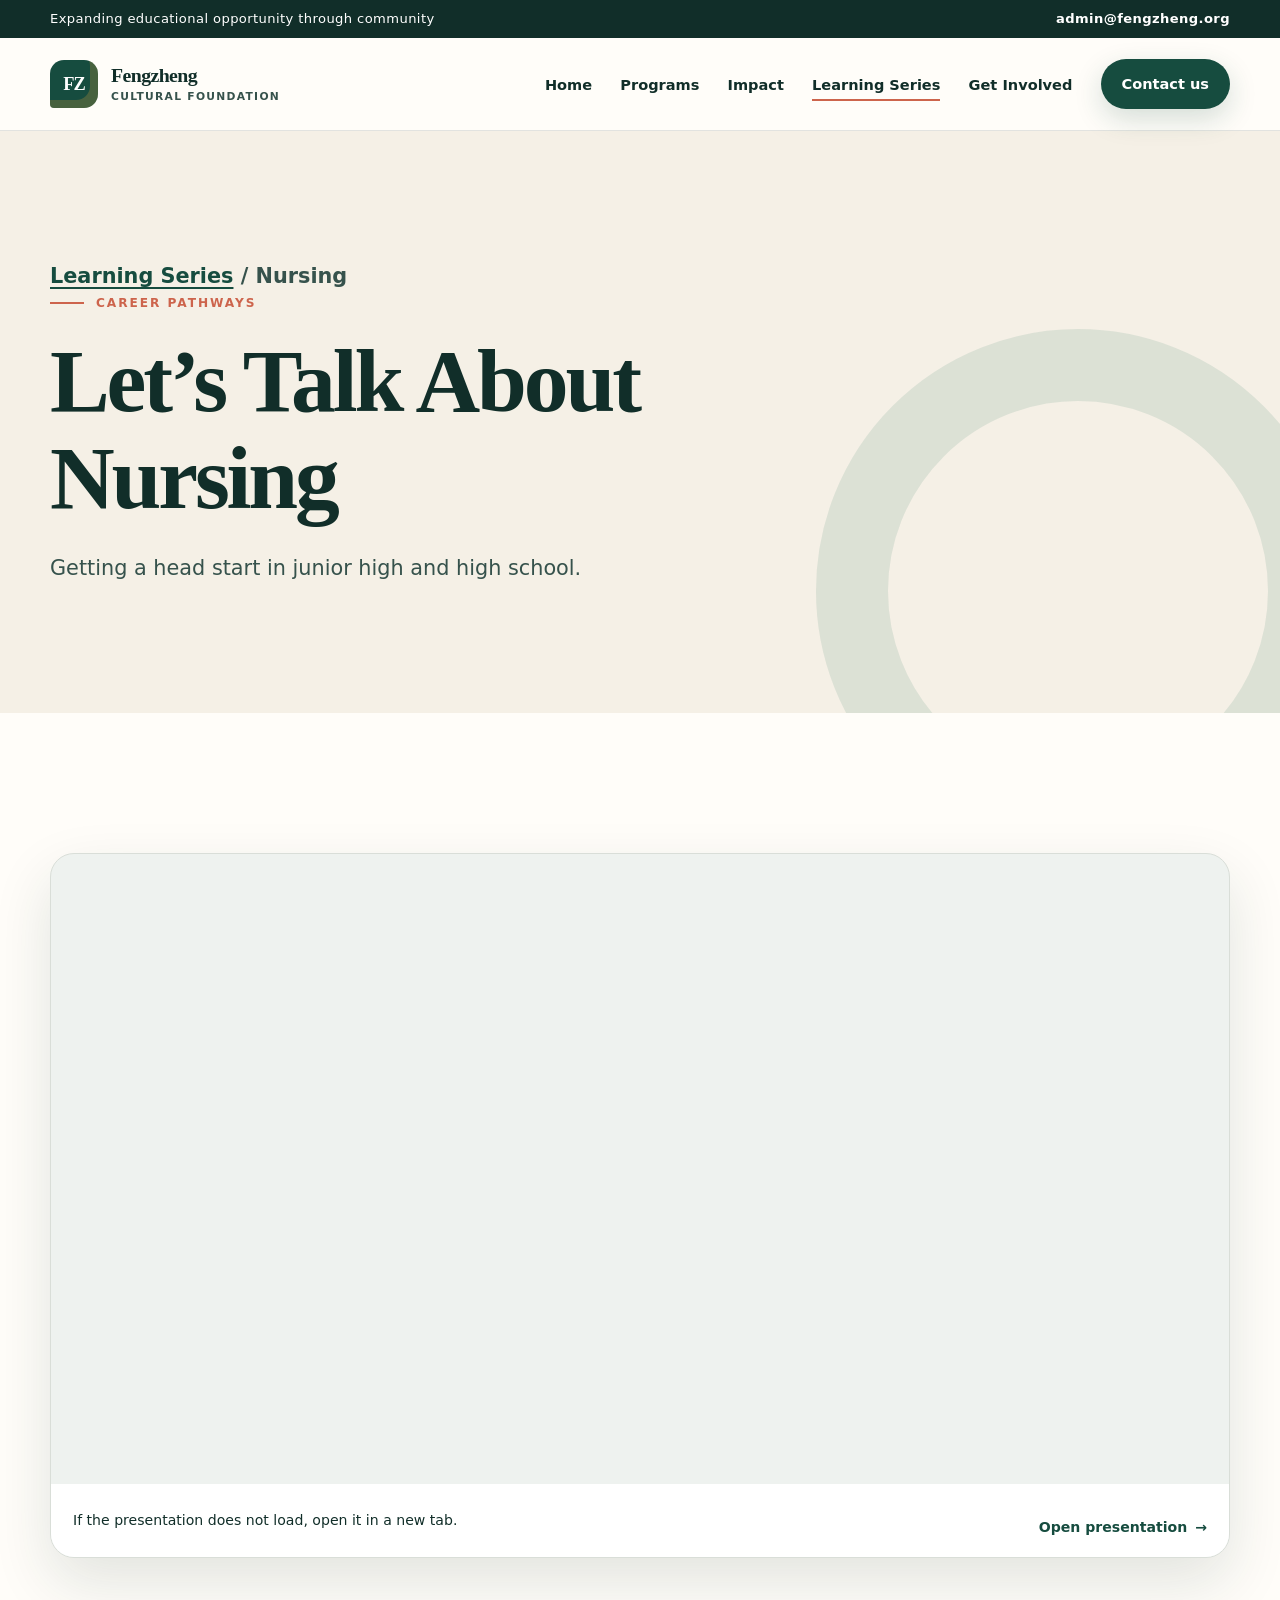
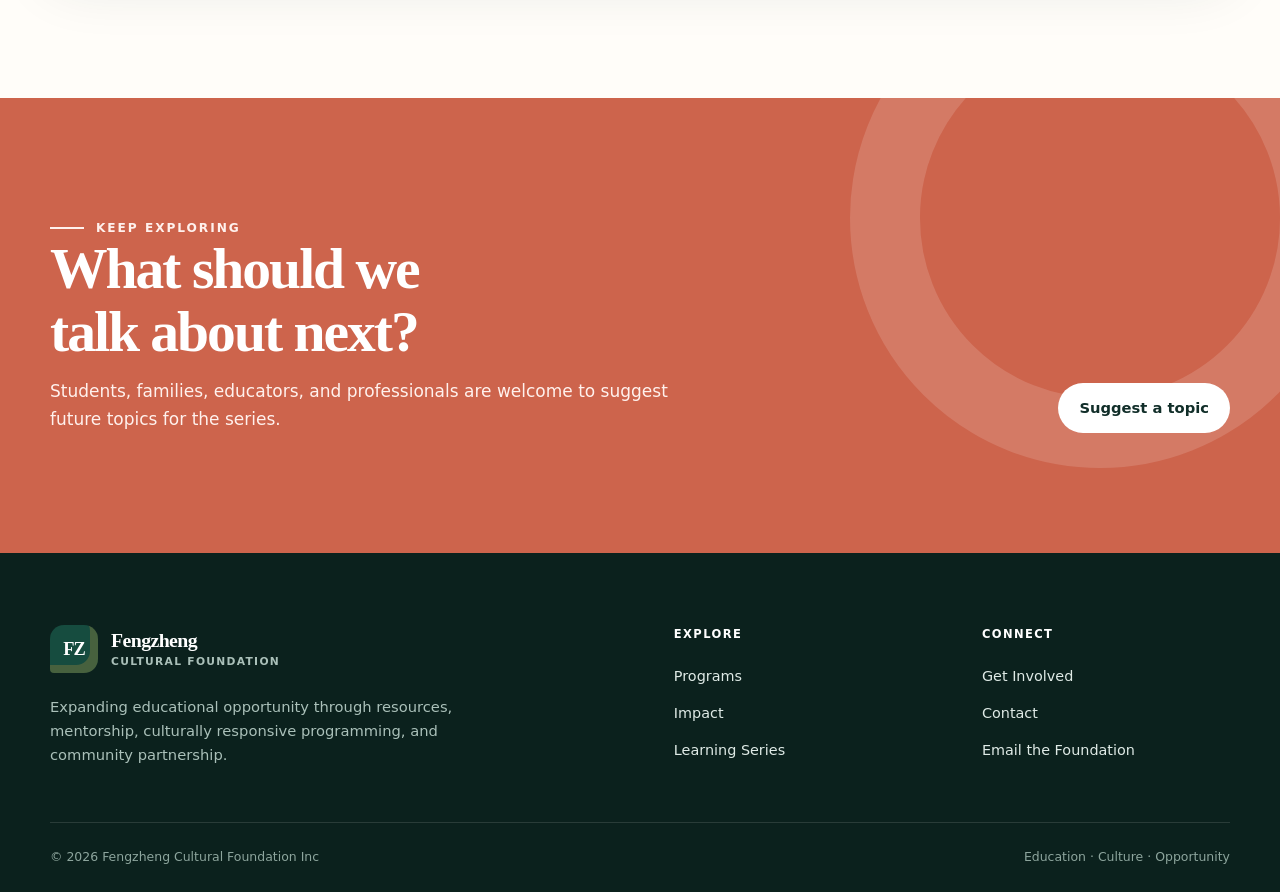
<file: lets-talk-about-nursing.html>
<!doctype html>
<html lang="en">
<head>
  <meta charset="utf-8">
  <meta name="viewport" content="width=device-width, initial-scale=1">
  <meta name="description" content="Learn how junior high and high school students can begin preparing for nursing education and careers.">
  <meta name="theme-color" content="#164c3f">
  <link rel="canonical" href="https://fengzheng.org/lets-talk-about-nursing.html">
  <link rel="stylesheet" href="styles.css">
  <title>Let’s Talk About Nursing | Fengzheng Cultural Foundation</title>
  <script src="script.js" defer></script>
</head>
<body>
  <a class="skip-link" href="#main-content">Skip to main content</a>
  <div class="announcement"><div class="wrap"><p>Expanding educational opportunity through community</p><a href="mailto:admin@fengzheng.org">admin@fengzheng.org</a></div></div>
  <header class="site-header"><nav class="navbar wrap" aria-label="Main navigation">
    <a class="brand" href="index.html" aria-label="Fengzheng Cultural Foundation home"><span class="brand-mark" aria-hidden="true">FZ</span><span class="brand-copy"><strong>Fengzheng</strong><span>Cultural Foundation</span></span></a>
    <button class="menu-button" type="button" aria-expanded="false" aria-controls="site-navigation" aria-label="Open navigation" data-menu-button><span class="menu-lines" aria-hidden="true"></span></button>
    <ul class="nav-links" id="site-navigation" data-navigation><li><a href="index.html">Home</a></li><li><a href="programs.html">Programs</a></li><li><a href="impact.html">Impact</a></li><li><a href="lets-talk-about.html" aria-current="page">Learning Series</a></li><li><a href="get-involved.html">Get Involved</a></li><li><a class="nav-cta" href="contact.html">Contact us</a></li></ul>
  </nav></header>

  <main id="main-content">
    <section class="page-hero"><div class="wrap"><p class="breadcrumb"><a href="lets-talk-about.html">Learning Series</a> <span aria-hidden="true">/</span> Nursing</p><p class="eyebrow">Career pathways</p><h1>Let’s Talk About Nursing</h1><p>Getting a head start in junior high and high school.</p></div></section>
    <section class="section"><div class="wrap">
      <div class="presentation-shell reveal">
        <iframe src="https://docs.google.com/presentation/d/e/2PACX-1vQi8kcPWdqZN5H_uehrpeAztW1ToJFb9eSTvaKgd5ypq3kdE9KhmO6npRkA_02YkA/pubembed?start=false&amp;loop=false&amp;delayms=3000" title="Let’s Talk About Nursing presentation" loading="lazy" allowfullscreen></iframe>
        <div class="presentation-note"><span>If the presentation does not load, open it in a new tab.</span><a class="text-link" href="https://docs.google.com/presentation/d/e/2PACX-1vQi8kcPWdqZN5H_uehrpeAztW1ToJFb9eSTvaKgd5ypq3kdE9KhmO6npRkA_02YkA/pub?start=false&amp;loop=false&amp;delayms=3000" target="_blank" rel="noopener">Open presentation</a></div>
      </div>
    </div></section>
    <section class="cta"><div class="cta-inner wrap reveal"><div><p class="eyebrow">Keep exploring</p><h2>What should we talk about next?</h2><p>Students, families, educators, and professionals are welcome to suggest future topics for the series.</p></div><a class="button button-light" href="mailto:admin@fengzheng.org?subject=Learning%20Series%20Topic">Suggest a topic</a></div></section>
  </main>

  <footer class="site-footer"><div class="footer-main wrap">
    <div><a class="brand" href="index.html"><span class="brand-mark" aria-hidden="true">FZ</span><span class="brand-copy"><strong>Fengzheng</strong><span>Cultural Foundation</span></span></a><p class="footer-blurb">Expanding educational opportunity through resources, mentorship, culturally responsive programming, and community partnership.</p></div>
    <div><strong class="footer-title">Explore</strong><ul class="footer-links"><li><a href="programs.html">Programs</a></li><li><a href="impact.html">Impact</a></li><li><a href="lets-talk-about.html">Learning Series</a></li></ul></div>
    <div><strong class="footer-title">Connect</strong><ul class="footer-links"><li><a href="get-involved.html">Get Involved</a></li><li><a href="contact.html">Contact</a></li><li><a href="mailto:admin@fengzheng.org">Email the Foundation</a></li></ul></div>
  </div><div class="footer-bottom wrap"><span>© <span data-year>2026</span> Fengzheng Cultural Foundation Inc</span><span>Education · Culture · Opportunity</span></div></footer>
</body>
</html>
</file>
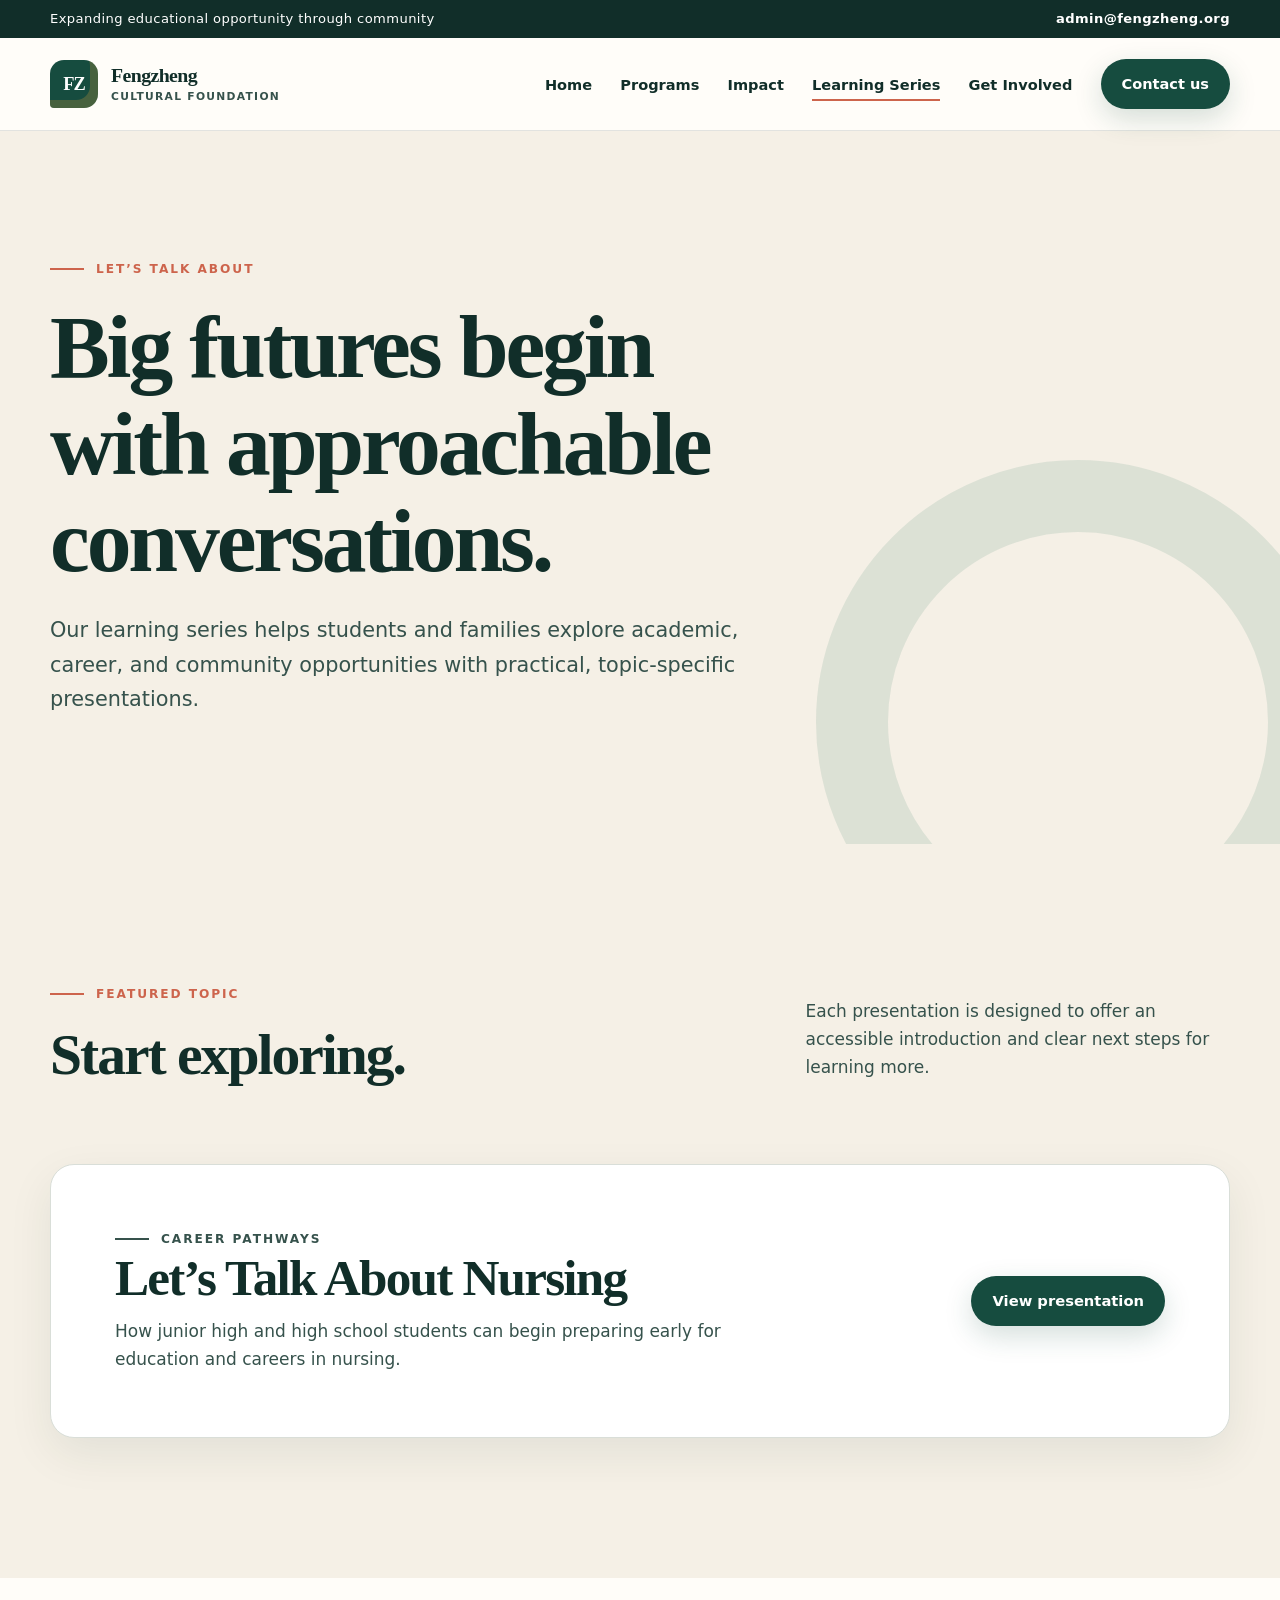
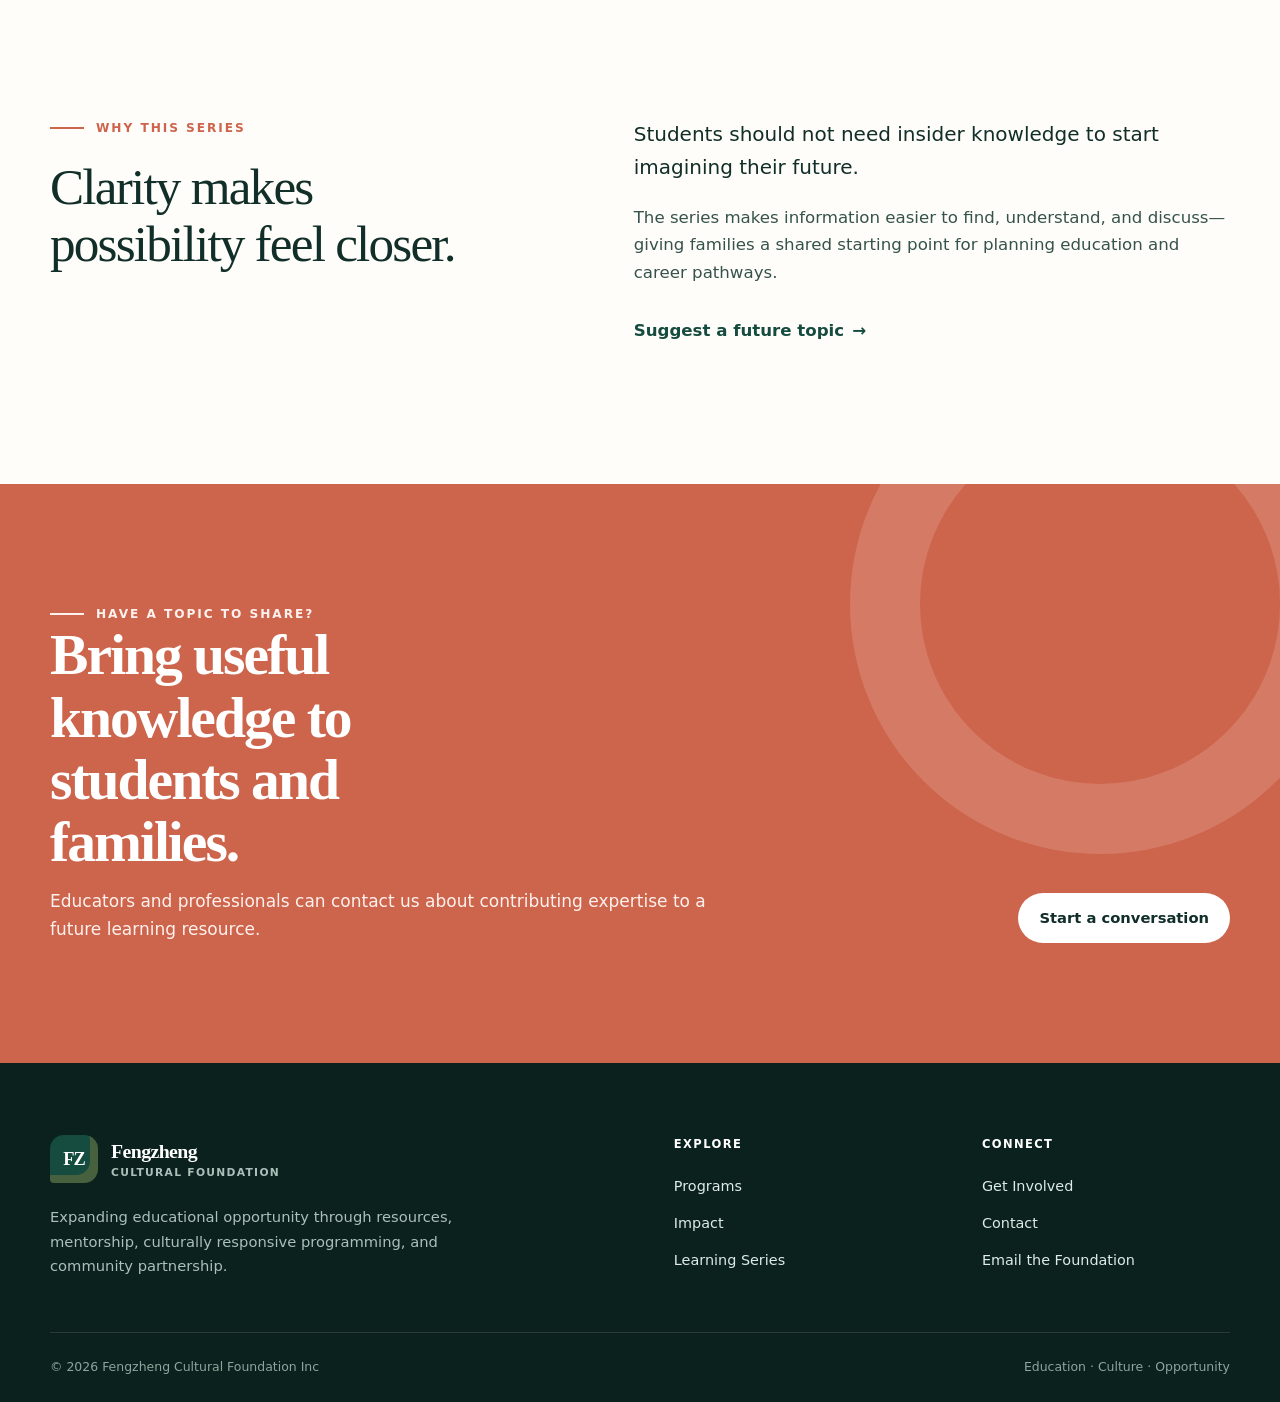
<file: lets-talk-about.html>
<!doctype html>
<html lang="en">
<head>
  <meta charset="utf-8">
  <meta name="viewport" content="width=device-width, initial-scale=1">
  <meta name="description" content="Explore the Fengzheng Cultural Foundation learning series for students and families, beginning with career preparation in nursing.">
  <meta name="theme-color" content="#164c3f">
  <link rel="canonical" href="https://fengzheng.org/lets-talk-about.html">
  <link rel="stylesheet" href="styles.css">
  <title>Learning Series | Fengzheng Cultural Foundation</title>
  <script src="script.js" defer></script>
</head>
<body>
  <a class="skip-link" href="#main-content">Skip to main content</a>
  <div class="announcement"><div class="wrap"><p>Expanding educational opportunity through community</p><a href="mailto:admin@fengzheng.org">admin@fengzheng.org</a></div></div>
  <header class="site-header"><nav class="navbar wrap" aria-label="Main navigation">
    <a class="brand" href="index.html" aria-label="Fengzheng Cultural Foundation home"><span class="brand-mark" aria-hidden="true">FZ</span><span class="brand-copy"><strong>Fengzheng</strong><span>Cultural Foundation</span></span></a>
    <button class="menu-button" type="button" aria-expanded="false" aria-controls="site-navigation" aria-label="Open navigation" data-menu-button><span class="menu-lines" aria-hidden="true"></span></button>
    <ul class="nav-links" id="site-navigation" data-navigation><li><a href="index.html">Home</a></li><li><a href="programs.html">Programs</a></li><li><a href="impact.html">Impact</a></li><li><a href="lets-talk-about.html" aria-current="page">Learning Series</a></li><li><a href="get-involved.html">Get Involved</a></li><li><a class="nav-cta" href="contact.html">Contact us</a></li></ul>
  </nav></header>

  <main id="main-content">
    <section class="page-hero"><div class="wrap"><p class="eyebrow">Let’s Talk About</p><h1>Big futures begin with approachable conversations.</h1><p>Our learning series helps students and families explore academic, career, and community opportunities with practical, topic-specific presentations.</p></div></section>

    <section class="section section-cream"><div class="wrap">
      <div class="section-heading reveal"><div><p class="eyebrow">Featured topic</p><h2>Start exploring.</h2></div><p>Each presentation is designed to offer an accessible introduction and clear next steps for learning more.</p></div>
      <article class="resource-card reveal">
        <div><p class="eyebrow">Career pathways</p><h2>Let’s Talk About Nursing</h2><p>How junior high and high school students can begin preparing early for education and careers in nursing.</p></div>
        <a class="button button-primary" href="lets-talk-about-nursing.html">View presentation</a>
      </article>
    </div></section>

    <section class="section"><div class="mission-grid wrap reveal">
      <div><p class="eyebrow">Why this series</p><p class="mission-statement">Clarity makes possibility feel closer.</p></div>
      <div class="mission-copy"><p>Students should not need insider knowledge to start imagining their future.</p><p>The series makes information easier to find, understand, and discuss—giving families a shared starting point for planning education and career pathways.</p><a class="text-link" href="contact.html">Suggest a future topic</a></div>
    </div></section>

    <section class="cta"><div class="cta-inner wrap reveal"><div><p class="eyebrow">Have a topic to share?</p><h2>Bring useful knowledge to students and families.</h2><p>Educators and professionals can contact us about contributing expertise to a future learning resource.</p></div><a class="button button-light" href="mailto:admin@fengzheng.org?subject=Learning%20Series%20Topic">Start a conversation</a></div></section>
  </main>

  <footer class="site-footer"><div class="footer-main wrap">
    <div><a class="brand" href="index.html"><span class="brand-mark" aria-hidden="true">FZ</span><span class="brand-copy"><strong>Fengzheng</strong><span>Cultural Foundation</span></span></a><p class="footer-blurb">Expanding educational opportunity through resources, mentorship, culturally responsive programming, and community partnership.</p></div>
    <div><strong class="footer-title">Explore</strong><ul class="footer-links"><li><a href="programs.html">Programs</a></li><li><a href="impact.html">Impact</a></li><li><a href="lets-talk-about.html">Learning Series</a></li></ul></div>
    <div><strong class="footer-title">Connect</strong><ul class="footer-links"><li><a href="get-involved.html">Get Involved</a></li><li><a href="contact.html">Contact</a></li><li><a href="mailto:admin@fengzheng.org">Email the Foundation</a></li></ul></div>
  </div><div class="footer-bottom wrap"><span>© <span data-year>2026</span> Fengzheng Cultural Foundation Inc</span><span>Education · Culture · Opportunity</span></div></footer>
</body>
</html>
</file>
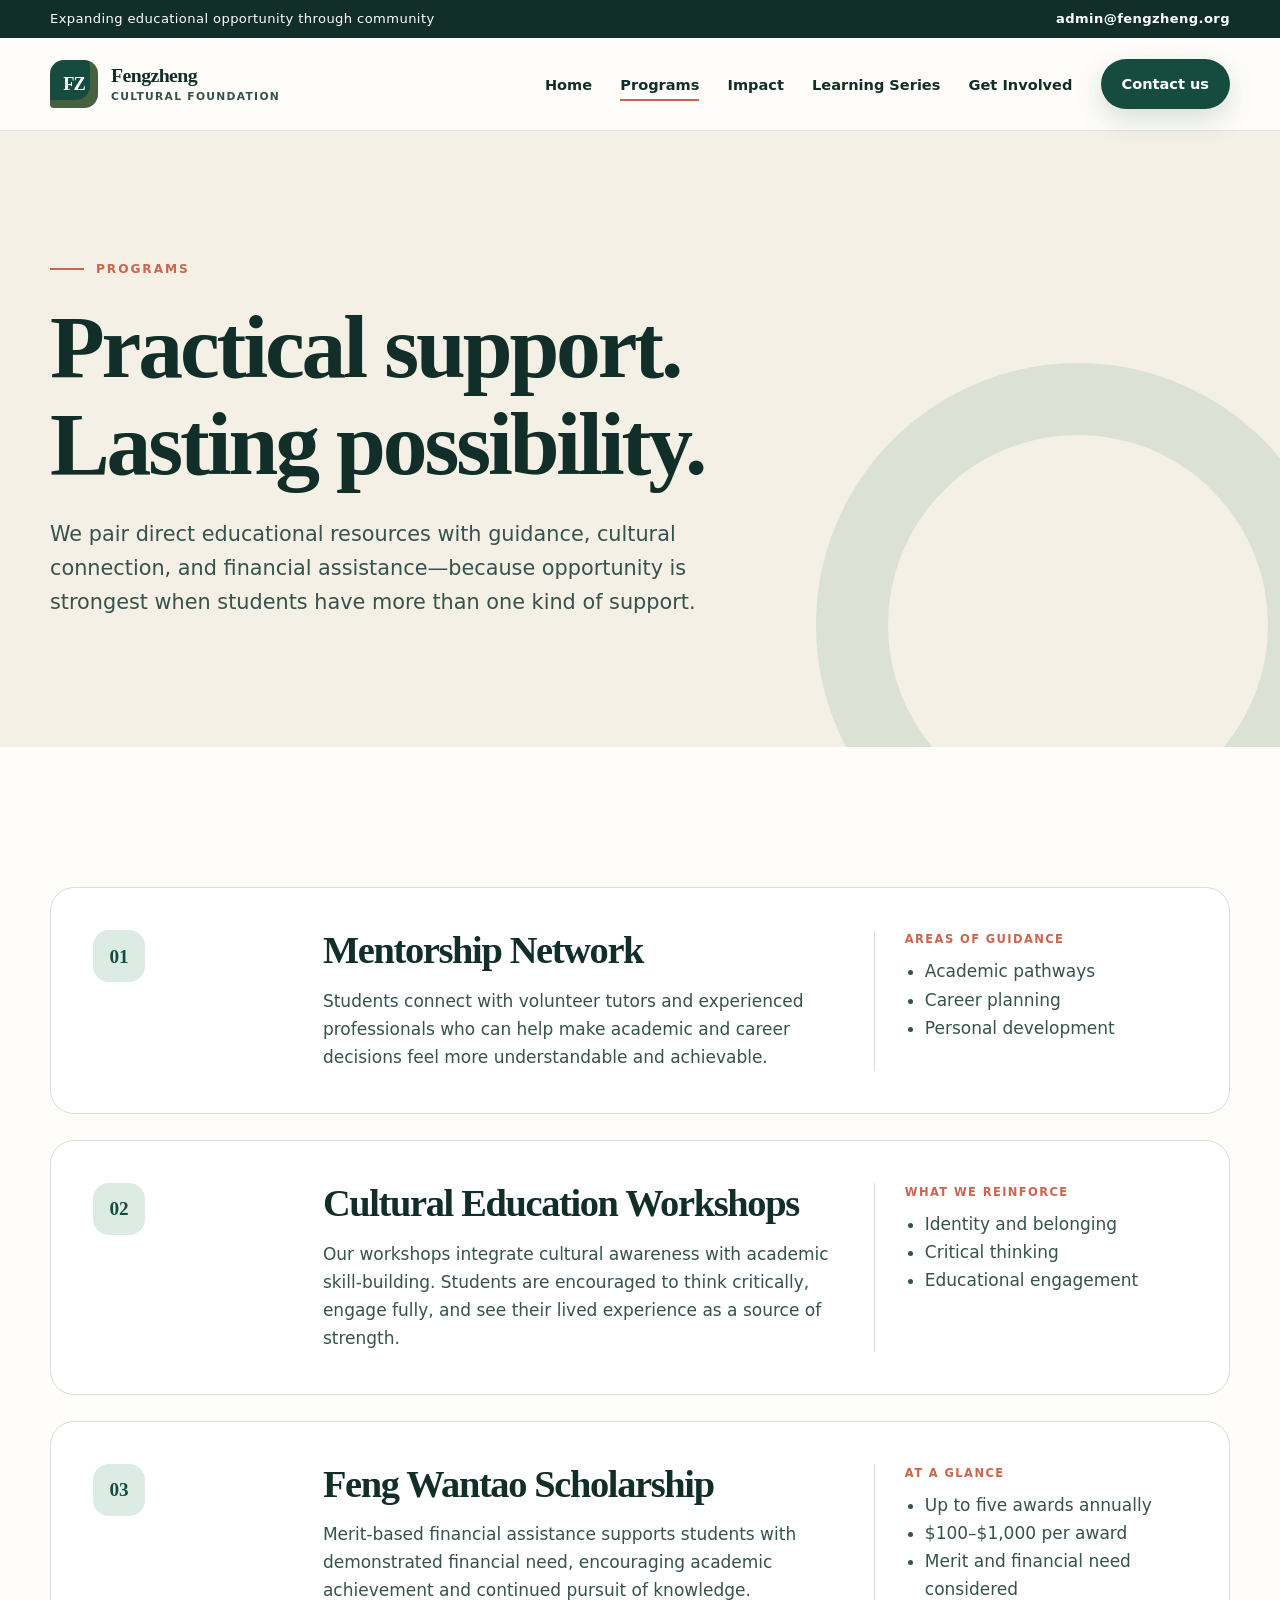
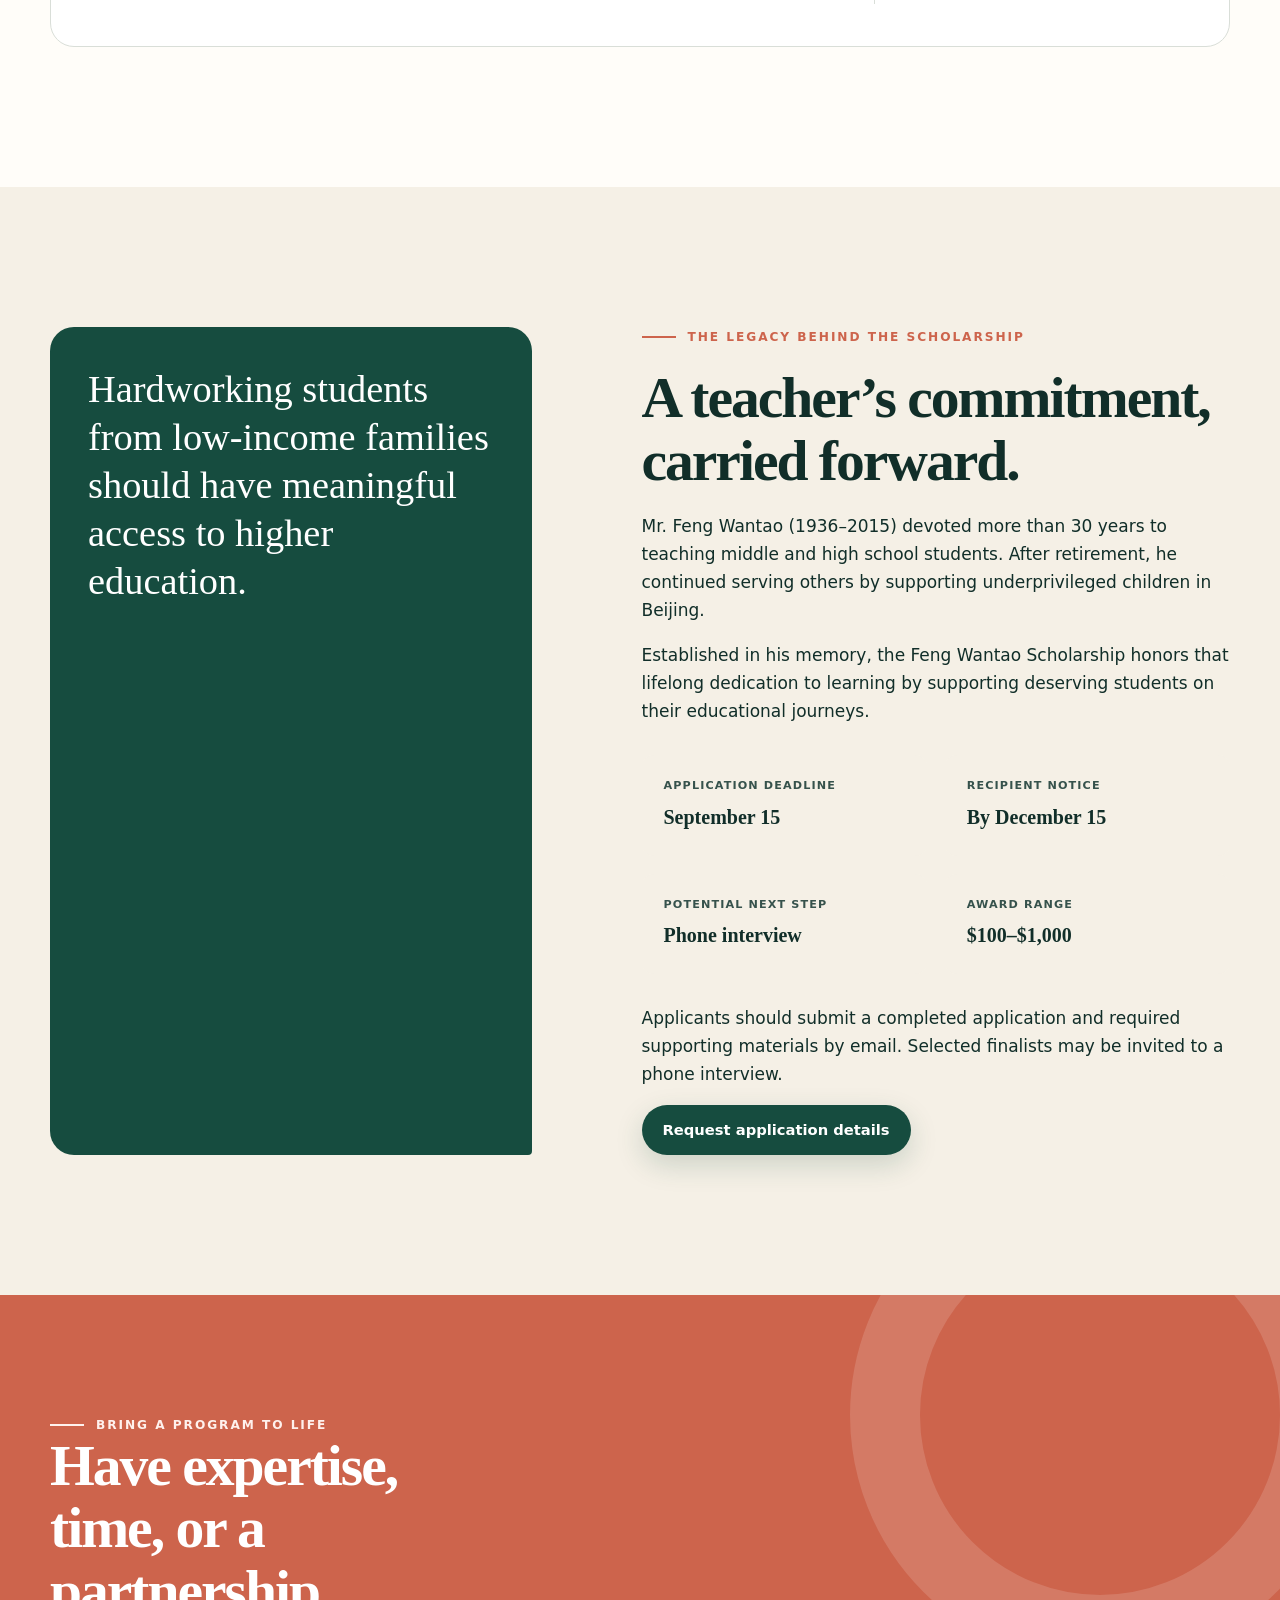
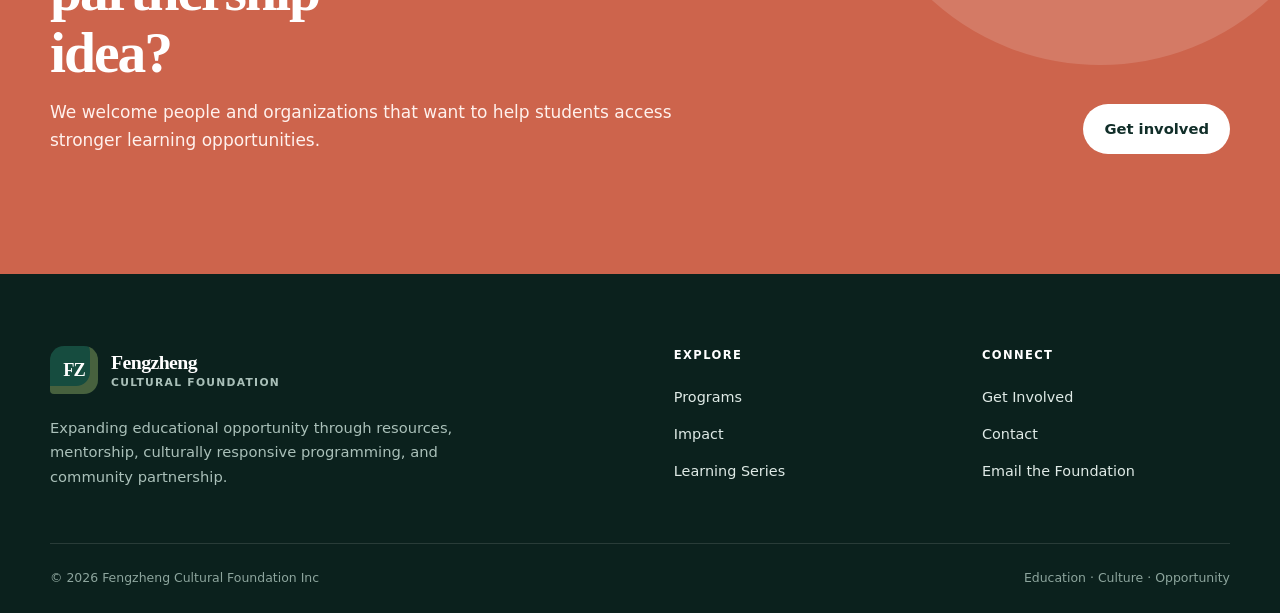
<file: programs.html>
<!doctype html>
<html lang="en">
<head>
  <meta charset="utf-8">
  <meta name="viewport" content="width=device-width, initial-scale=1">
  <meta name="description" content="Explore Fengzheng Cultural Foundation programs: student mentorship, cultural education workshops, and the Feng Wantao Scholarship.">
  <meta name="theme-color" content="#164c3f">
  <link rel="canonical" href="https://fengzheng.org/programs.html">
  <link rel="stylesheet" href="styles.css">
  <title>Programs | Fengzheng Cultural Foundation</title>
  <script src="script.js" defer></script>
</head>
<body>
  <a class="skip-link" href="#main-content">Skip to main content</a>
  <div class="announcement"><div class="wrap"><p>Expanding educational opportunity through community</p><a href="mailto:admin@fengzheng.org">admin@fengzheng.org</a></div></div>
  <header class="site-header">
    <nav class="navbar wrap" aria-label="Main navigation">
      <a class="brand" href="index.html" aria-label="Fengzheng Cultural Foundation home"><span class="brand-mark" aria-hidden="true">FZ</span><span class="brand-copy"><strong>Fengzheng</strong><span>Cultural Foundation</span></span></a>
      <button class="menu-button" type="button" aria-expanded="false" aria-controls="site-navigation" aria-label="Open navigation" data-menu-button><span class="menu-lines" aria-hidden="true"></span></button>
      <ul class="nav-links" id="site-navigation" data-navigation>
        <li><a href="index.html">Home</a></li><li><a href="programs.html" aria-current="page">Programs</a></li><li><a href="impact.html">Impact</a></li><li><a href="lets-talk-about.html">Learning Series</a></li><li><a href="get-involved.html">Get Involved</a></li><li><a class="nav-cta" href="contact.html">Contact us</a></li>
      </ul>
    </nav>
  </header>

  <main id="main-content">
    <section class="page-hero">
      <div class="wrap">
        <p class="eyebrow">Programs</p>
        <h1>Practical support. Lasting possibility.</h1>
        <p>We pair direct educational resources with guidance, cultural connection, and financial assistance—because opportunity is strongest when students have more than one kind of support.</p>
      </div>
    </section>

    <section class="section">
      <div class="wrap">
        <div class="program-list">
          <article class="program-row reveal" id="mentorship">
            <span class="card-number">01</span>
            <div>
              <h2>Mentorship Network</h2>
              <p>Students connect with volunteer tutors and experienced professionals who can help make academic and career decisions feel more understandable and achievable.</p>
            </div>
            <div class="program-aside">
              <strong>Areas of guidance</strong>
              <ul><li>Academic pathways</li><li>Career planning</li><li>Personal development</li></ul>
            </div>
          </article>

          <article class="program-row reveal" id="workshops">
            <span class="card-number">02</span>
            <div>
              <h2>Cultural Education Workshops</h2>
              <p>Our workshops integrate cultural awareness with academic skill-building. Students are encouraged to think critically, engage fully, and see their lived experience as a source of strength.</p>
            </div>
            <div class="program-aside">
              <strong>What we reinforce</strong>
              <ul><li>Identity and belonging</li><li>Critical thinking</li><li>Educational engagement</li></ul>
            </div>
          </article>

          <article class="program-row reveal" id="scholarship">
            <span class="card-number">03</span>
            <div>
              <h2>Feng Wantao Scholarship</h2>
              <p>Merit-based financial assistance supports students with demonstrated financial need, encouraging academic achievement and continued pursuit of knowledge.</p>
            </div>
            <div class="program-aside">
              <strong>At a glance</strong>
              <ul><li>Up to five awards annually</li><li>$100–$1,000 per award</li><li>Merit and financial need considered</li></ul>
            </div>
          </article>
        </div>
      </div>
    </section>

    <section class="section section-cream">
      <div class="legacy-grid wrap">
        <div class="legacy-quote reveal">
          <p>Hardworking students from low-income families should have meaningful access to higher education.</p>
        </div>
        <div class="reveal">
          <p class="eyebrow">The legacy behind the scholarship</p>
          <h2>A teacher’s commitment, carried forward.</h2>
          <p>Mr. Feng Wantao (1936–2015) devoted more than 30 years to teaching middle and high school students. After retirement, he continued serving others by supporting underprivileged children in Beijing.</p>
          <p>Established in his memory, the Feng Wantao Scholarship honors that lifelong dedication to learning by supporting deserving students on their educational journeys.</p>
          <div class="details-grid">
            <div class="detail"><strong>Application deadline</strong><span>September 15</span></div>
            <div class="detail"><strong>Recipient notice</strong><span>By December 15</span></div>
            <div class="detail"><strong>Potential next step</strong><span>Phone interview</span></div>
            <div class="detail"><strong>Award range</strong><span>$100–$1,000</span></div>
          </div>
          <p>Applicants should submit a completed application and required supporting materials by email. Selected finalists may be invited to a phone interview.</p>
          <a class="button button-primary" href="mailto:admin@fengzheng.org?subject=Feng%20Wantao%20Scholarship%20Application%20Request">Request application details</a>
        </div>
      </div>
    </section>

    <section class="cta">
      <div class="cta-inner wrap reveal">
        <div><p class="eyebrow">Bring a program to life</p><h2>Have expertise, time, or a partnership idea?</h2><p>We welcome people and organizations that want to help students access stronger learning opportunities.</p></div>
        <a class="button button-light" href="get-involved.html">Get involved</a>
      </div>
    </section>
  </main>

  <footer class="site-footer">
    <div class="footer-main wrap">
      <div><a class="brand" href="index.html"><span class="brand-mark" aria-hidden="true">FZ</span><span class="brand-copy"><strong>Fengzheng</strong><span>Cultural Foundation</span></span></a><p class="footer-blurb">Expanding educational opportunity through resources, mentorship, culturally responsive programming, and community partnership.</p></div>
      <div><strong class="footer-title">Explore</strong><ul class="footer-links"><li><a href="programs.html">Programs</a></li><li><a href="impact.html">Impact</a></li><li><a href="lets-talk-about.html">Learning Series</a></li></ul></div>
      <div><strong class="footer-title">Connect</strong><ul class="footer-links"><li><a href="get-involved.html">Get Involved</a></li><li><a href="contact.html">Contact</a></li><li><a href="mailto:admin@fengzheng.org">Email the Foundation</a></li></ul></div>
    </div>
    <div class="footer-bottom wrap"><span>© <span data-year>2026</span> Fengzheng Cultural Foundation Inc</span><span>Education · Culture · Opportunity</span></div>
  </footer>
</body>
</html>
</file>
<file: styles.css>
:root {
  --ink: #112e29;
  --ink-soft: #36524c;
  --forest: #164c3f;
  --jade: #2f715f;
  --jade-light: #dcebe4;
  --cream: #f5f0e6;
  --paper: #fffdf9;
  --gold: #e0a23b;
  --coral: #cd644c;
  --line: #d9ded8;
  --white: #ffffff;
  --shadow: 0 24px 60px rgba(17, 46, 41, 0.12);
  --radius-sm: 12px;
  --radius-md: 24px;
  --radius-lg: 40px;
  --max: 1180px;
}

* {
  box-sizing: border-box;
}

html {
  scroll-behavior: smooth;
}

body {
  margin: 0;
  color: var(--ink);
  background: var(--paper);
  font-family: Inter, ui-sans-serif, system-ui, -apple-system, BlinkMacSystemFont, "Segoe UI", sans-serif;
  font-size: 17px;
  line-height: 1.65;
  text-rendering: optimizeLegibility;
}

body.menu-open {
  overflow: hidden;
}

img,
iframe {
  display: block;
  max-width: 100%;
}

a {
  color: var(--forest);
  text-underline-offset: 0.18em;
  text-decoration-thickness: 0.08em;
}

a:hover {
  color: var(--coral);
}

button,
a {
  -webkit-tap-highlight-color: transparent;
}

:focus-visible {
  outline: 3px solid var(--gold);
  outline-offset: 4px;
}

h1,
h2,
h3,
p,
ul {
  margin-top: 0;
}

h1,
h2,
h3 {
  font-family: Georgia, "Times New Roman", serif;
  font-weight: 600;
  line-height: 1.08;
  letter-spacing: -0.035em;
}

h1 {
  max-width: 13ch;
  margin-bottom: 24px;
  font-size: clamp(3rem, 7vw, 6.25rem);
}

h2 {
  margin-bottom: 20px;
  font-size: clamp(2.25rem, 4.5vw, 4.25rem);
}

h3 {
  margin-bottom: 14px;
  font-size: clamp(1.45rem, 2.5vw, 2rem);
}

p:last-child,
ul:last-child {
  margin-bottom: 0;
}

.skip-link {
  position: fixed;
  z-index: 1000;
  top: 12px;
  left: 12px;
  padding: 10px 16px;
  color: var(--white);
  background: var(--ink);
  border-radius: 999px;
  transform: translateY(-160%);
  transition: transform 160ms ease;
}

.skip-link:focus {
  transform: translateY(0);
}

.wrap {
  width: min(calc(100% - 40px), var(--max));
  margin-inline: auto;
}

.announcement {
  color: var(--white);
  background: var(--ink);
  font-size: 0.82rem;
  letter-spacing: 0.03em;
}

.announcement .wrap {
  display: flex;
  align-items: center;
  justify-content: space-between;
  gap: 24px;
  min-height: 38px;
}

.announcement p {
  margin: 0;
}

.announcement a {
  color: var(--white);
  font-weight: 700;
  text-decoration: none;
}

.site-header {
  position: sticky;
  z-index: 100;
  top: 0;
  border-bottom: 1px solid rgba(17, 46, 41, 0.12);
  background: rgba(255, 253, 249, 0.94);
  backdrop-filter: blur(16px);
}

.navbar {
  display: flex;
  min-height: 92px;
  align-items: center;
  justify-content: space-between;
  gap: 28px;
}

.brand {
  display: inline-flex;
  align-items: center;
  gap: 13px;
  color: var(--ink);
  text-decoration: none;
}

.brand:hover {
  color: var(--ink);
}

.brand-mark {
  display: grid;
  width: 48px;
  height: 48px;
  place-items: center;
  color: var(--white);
  background: var(--forest);
  border-radius: 14px 14px 14px 4px;
  box-shadow: inset -8px -8px 0 rgba(224, 162, 59, 0.24);
  font-family: Georgia, "Times New Roman", serif;
  font-size: 1.15rem;
  font-weight: 700;
  letter-spacing: -0.06em;
}

.brand-copy {
  display: grid;
  line-height: 1.05;
}

.brand-copy strong {
  font-family: Georgia, "Times New Roman", serif;
  font-size: 1.24rem;
  letter-spacing: -0.03em;
}

.brand-copy span {
  margin-top: 5px;
  color: var(--ink-soft);
  font-size: 0.67rem;
  font-weight: 750;
  letter-spacing: 0.12em;
  text-transform: uppercase;
}

.nav-links {
  display: flex;
  align-items: center;
  gap: clamp(18px, 2.2vw, 34px);
  margin: 0;
  padding: 0;
  list-style: none;
}

.nav-links a {
  position: relative;
  color: var(--ink);
  font-size: 0.91rem;
  font-weight: 720;
  text-decoration: none;
}

.nav-links a:not(.nav-cta)::after {
  position: absolute;
  right: 0;
  bottom: -8px;
  left: 0;
  height: 2px;
  background: var(--coral);
  content: "";
  transform: scaleX(0);
  transition: transform 180ms ease;
}

.nav-links a:hover::after,
.nav-links a[aria-current="page"]::after {
  transform: scaleX(1);
}

.nav-cta,
.button {
  display: inline-flex;
  min-height: 50px;
  align-items: center;
  justify-content: center;
  gap: 10px;
  padding: 12px 20px;
  border: 1px solid transparent;
  border-radius: 999px;
  font-size: 0.92rem;
  font-weight: 780;
  line-height: 1.2;
  text-decoration: none;
  transition: transform 180ms ease, box-shadow 180ms ease, background-color 180ms ease;
}

.nav-cta,
.button-primary {
  color: var(--white) !important;
  background: var(--forest);
  box-shadow: 0 10px 28px rgba(22, 76, 63, 0.18);
}

.nav-cta:hover,
.button-primary:hover {
  color: var(--white);
  background: var(--ink);
  box-shadow: 0 14px 34px rgba(17, 46, 41, 0.22);
  transform: translateY(-2px);
}

.button-secondary {
  color: var(--ink);
  background: transparent;
  border-color: rgba(17, 46, 41, 0.3);
}

.button-secondary:hover {
  color: var(--ink);
  background: var(--cream);
  transform: translateY(-2px);
}

.button-light {
  color: var(--ink);
  background: var(--white);
}

.button-light:hover {
  color: var(--ink);
  background: var(--cream);
  transform: translateY(-2px);
}

.menu-button {
  display: none;
  width: 48px;
  height: 48px;
  padding: 0;
  border: 1px solid rgba(17, 46, 41, 0.2);
  color: var(--ink);
  background: transparent;
  border-radius: 50%;
  cursor: pointer;
}

.menu-lines,
.menu-lines::before,
.menu-lines::after {
  display: block;
  width: 20px;
  height: 2px;
  margin: auto;
  background: currentColor;
  content: "";
  transition: transform 180ms ease, opacity 180ms ease;
}

.menu-lines::before {
  transform: translateY(-6px);
}

.menu-lines::after {
  transform: translateY(4px);
}

.menu-button[aria-expanded="true"] .menu-lines {
  background: transparent;
}

.menu-button[aria-expanded="true"] .menu-lines::before {
  transform: translateY(1px) rotate(45deg);
}

.menu-button[aria-expanded="true"] .menu-lines::after {
  transform: translateY(-1px) rotate(-45deg);
}

.eyebrow {
  display: flex;
  align-items: center;
  gap: 12px;
  margin-bottom: 20px;
  color: var(--coral);
  font-size: 0.76rem;
  font-weight: 850;
  letter-spacing: 0.16em;
  text-transform: uppercase;
}

.eyebrow::before {
  width: 34px;
  height: 2px;
  background: currentColor;
  content: "";
}

.hero {
  overflow: hidden;
  padding: clamp(72px, 10vw, 132px) 0 74px;
  background:
    radial-gradient(circle at 8% 18%, rgba(224, 162, 59, 0.14) 0 9%, transparent 9.4%),
    linear-gradient(120deg, var(--paper) 0 62%, var(--cream) 62% 100%);
}

.hero-grid {
  display: grid;
  grid-template-columns: minmax(0, 1.03fr) minmax(360px, 0.82fr);
  align-items: center;
  gap: clamp(54px, 8vw, 112px);
}

.hero-copy > p:not(.eyebrow) {
  max-width: 630px;
  margin-bottom: 34px;
  color: var(--ink-soft);
  font-size: clamp(1.08rem, 1.7vw, 1.28rem);
}

.hero-actions {
  display: flex;
  flex-wrap: wrap;
  gap: 12px;
}

.hero-visual {
  position: relative;
  min-height: 540px;
}

.hero-photo {
  position: absolute;
  inset: 0 0 28px 30px;
  overflow: hidden;
  border-radius: 190px 190px 32px 32px;
  box-shadow: var(--shadow);
}

.hero-photo::after {
  position: absolute;
  inset: 0;
  background: linear-gradient(180deg, transparent 45%, rgba(17, 46, 41, 0.4));
  content: "";
}

.hero-photo img {
  width: 100%;
  height: 100%;
  object-fit: cover;
}

.hero-note {
  position: absolute;
  z-index: 2;
  right: -14px;
  bottom: 0;
  width: min(290px, 76%);
  padding: 22px 25px;
  color: var(--white);
  background: var(--forest);
  border-radius: 22px 22px 4px 22px;
  box-shadow: 0 18px 45px rgba(17, 46, 41, 0.24);
  font-family: Georgia, "Times New Roman", serif;
  font-size: 1.22rem;
  line-height: 1.3;
}

.hero-shape {
  position: absolute;
  top: -28px;
  right: -48px;
  width: 160px;
  height: 160px;
  border: 30px solid var(--gold);
  border-radius: 50%;
  opacity: 0.32;
}

.proof-bar {
  border-top: 1px solid var(--line);
  border-bottom: 1px solid var(--line);
  background: var(--white);
}

.proof-grid {
  display: grid;
  grid-template-columns: repeat(3, 1fr);
}

.proof-item {
  display: flex;
  min-height: 96px;
  align-items: center;
  gap: 16px;
  padding: 18px 32px;
  color: var(--ink-soft);
  font-size: 0.9rem;
  font-weight: 700;
  line-height: 1.35;
}

.proof-item + .proof-item {
  border-left: 1px solid var(--line);
}

.proof-number {
  font-family: Georgia, "Times New Roman", serif;
  color: var(--forest);
  font-size: 1.55rem;
}

.section {
  padding: clamp(82px, 11vw, 140px) 0;
}

.section-cream {
  background: var(--cream);
}

.section-dark {
  color: var(--white);
  background: var(--ink);
}

.section-dark h2,
.section-dark h3,
.section-dark a {
  color: var(--white);
}

.section-dark .eyebrow {
  color: #f4bf65;
}

.section-heading {
  display: grid;
  grid-template-columns: minmax(0, 1.2fr) minmax(280px, 0.72fr);
  align-items: end;
  gap: 48px;
  margin-bottom: clamp(48px, 7vw, 78px);
}

.section-heading h2 {
  max-width: 13ch;
  margin-bottom: 0;
}

.section-heading > p {
  margin: 0 0 5px;
  color: var(--ink-soft);
}

.section-dark .section-heading > p {
  color: #c7d6d1;
}

.mission-grid {
  display: grid;
  grid-template-columns: minmax(0, 0.88fr) minmax(0, 1.12fr);
  gap: clamp(54px, 9vw, 120px);
}

.mission-statement {
  max-width: 16ch;
  margin: 0;
  font-family: Georgia, "Times New Roman", serif;
  font-size: clamp(2.1rem, 4vw, 4rem);
  line-height: 1.12;
  letter-spacing: -0.035em;
}

.mission-copy {
  max-width: 660px;
  color: var(--ink-soft);
  font-size: 1.04rem;
}

.mission-copy p:first-child {
  color: var(--ink);
  font-size: 1.25rem;
}

.text-link {
  display: inline-flex;
  align-items: center;
  gap: 8px;
  margin-top: 14px;
  font-weight: 800;
  text-decoration: none;
}

.text-link::after {
  content: "→";
  transition: transform 160ms ease;
}

.text-link:hover::after {
  transform: translateX(5px);
}

.cards {
  display: grid;
  grid-template-columns: repeat(3, 1fr);
  gap: 22px;
}

.card {
  position: relative;
  min-height: 350px;
  padding: 32px;
  overflow: hidden;
  border: 1px solid var(--line);
  background: var(--white);
  border-radius: var(--radius-md);
  transition: transform 180ms ease, box-shadow 180ms ease;
}

.card:hover {
  box-shadow: var(--shadow);
  transform: translateY(-6px);
}

.card-number {
  display: grid;
  width: 52px;
  height: 52px;
  margin-bottom: 48px;
  place-items: center;
  color: var(--forest);
  background: var(--jade-light);
  border-radius: 16px;
  font-family: Georgia, "Times New Roman", serif;
  font-size: 1.2rem;
  font-weight: 700;
}

.card p {
  color: var(--ink-soft);
}

.card .text-link {
  position: absolute;
  bottom: 30px;
  left: 32px;
}

.impact-grid {
  display: grid;
  grid-template-columns: minmax(0, 0.9fr) minmax(0, 1.1fr);
  align-items: center;
  gap: clamp(52px, 9vw, 110px);
}

.impact-number {
  margin-bottom: 10px;
  color: #f4bf65;
  font-family: Georgia, "Times New Roman", serif;
  font-size: clamp(6rem, 14vw, 12rem);
  font-weight: 600;
  line-height: 0.8;
  letter-spacing: -0.08em;
}

.impact-label {
  max-width: 14ch;
  font-size: 1.2rem;
  font-weight: 800;
  line-height: 1.35;
}

.impact-copy h2 {
  max-width: 12ch;
}

.impact-copy > p {
  max-width: 600px;
  color: #c7d6d1;
}

.impact-points {
  display: grid;
  grid-template-columns: repeat(2, 1fr);
  gap: 12px;
  margin: 30px 0 0;
  padding: 0;
  list-style: none;
}

.impact-points li {
  padding: 16px 18px;
  border: 1px solid rgba(255, 255, 255, 0.15);
  border-radius: var(--radius-sm);
  color: #e7efec;
  font-size: 0.9rem;
  font-weight: 700;
}

.feature {
  display: grid;
  grid-template-columns: minmax(0, 1fr) minmax(0, 0.95fr);
  align-items: stretch;
  overflow: hidden;
  background: var(--white);
  border-radius: var(--radius-lg);
  box-shadow: var(--shadow);
}

.feature-image {
  min-height: 560px;
}

.feature-image img {
  width: 100%;
  height: 100%;
  object-fit: cover;
}

.feature-copy {
  display: flex;
  flex-direction: column;
  align-items: flex-start;
  justify-content: center;
  padding: clamp(44px, 7vw, 82px);
}

.feature-copy h2 {
  max-width: 9ch;
}

.feature-copy p {
  color: var(--ink-soft);
}

.feature-meta {
  display: grid;
  width: 100%;
  grid-template-columns: repeat(2, 1fr);
  gap: 20px;
  margin: 28px 0 34px;
  padding-top: 26px;
  border-top: 1px solid var(--line);
}

.feature-meta strong,
.feature-meta span {
  display: block;
}

.feature-meta strong {
  color: var(--ink-soft);
  font-size: 0.72rem;
  letter-spacing: 0.1em;
  text-transform: uppercase;
}

.feature-meta span {
  margin-top: 5px;
  font-family: Georgia, "Times New Roman", serif;
  font-size: 1.2rem;
  font-weight: 600;
}

.talk-banner {
  display: grid;
  grid-template-columns: minmax(0, 1fr) auto;
  align-items: center;
  gap: 50px;
  padding: clamp(42px, 6vw, 70px);
  color: var(--white);
  background:
    radial-gradient(circle at 92% 18%, rgba(224, 162, 59, 0.5) 0 5%, transparent 5.4%),
    linear-gradient(135deg, var(--jade), var(--forest));
  border-radius: var(--radius-lg);
}

.talk-banner h2 {
  max-width: 12ch;
  margin-bottom: 12px;
  color: var(--white);
}

.talk-banner p {
  max-width: 660px;
  margin-bottom: 0;
  color: #e2efea;
}

.cta {
  position: relative;
  overflow: hidden;
  padding: clamp(78px, 10vw, 120px) 0;
  color: var(--white);
  background: var(--coral);
}

.cta::after {
  position: absolute;
  top: -130px;
  right: -70px;
  width: 360px;
  height: 360px;
  border: 70px solid rgba(255, 255, 255, 0.14);
  border-radius: 50%;
  content: "";
}

.cta-inner {
  position: relative;
  z-index: 1;
  display: grid;
  grid-template-columns: minmax(0, 1fr) auto;
  align-items: end;
  gap: 40px;
}

.cta h2 {
  max-width: 13ch;
  margin-bottom: 14px;
  color: var(--white);
}

.cta p {
  max-width: 660px;
  margin: 0;
  color: #fff1ed;
}

.page-hero {
  position: relative;
  overflow: hidden;
  padding: clamp(74px, 10vw, 128px) 0;
  background: var(--cream);
}

.page-hero::after {
  position: absolute;
  right: -60px;
  bottom: -140px;
  width: 380px;
  height: 380px;
  border: 72px solid rgba(47, 113, 95, 0.12);
  border-radius: 50%;
  content: "";
}

.page-hero h1 {
  max-width: 15ch;
}

.page-hero p:not(.eyebrow) {
  max-width: 720px;
  margin-bottom: 0;
  color: var(--ink-soft);
  font-size: clamp(1.08rem, 1.8vw, 1.3rem);
}

.program-list {
  display: grid;
  gap: 26px;
}

.program-row {
  display: grid;
  grid-template-columns: 0.48fr 1.3fr 0.8fr;
  gap: 42px;
  padding: 42px;
  border: 1px solid var(--line);
  background: var(--white);
  border-radius: var(--radius-md);
}

.program-row .card-number {
  margin: 0;
}

.program-row h2 {
  margin-bottom: 15px;
  font-size: clamp(1.8rem, 3vw, 2.7rem);
}

.program-row p,
.program-row li {
  color: var(--ink-soft);
}

.program-row ul {
  margin-bottom: 0;
  padding-left: 20px;
}

.program-aside {
  padding-left: 30px;
  border-left: 1px solid var(--line);
}

.program-aside strong {
  display: block;
  margin-bottom: 8px;
  color: var(--coral);
  font-size: 0.72rem;
  letter-spacing: 0.12em;
  text-transform: uppercase;
}

.legacy-grid {
  display: grid;
  grid-template-columns: minmax(0, 0.9fr) minmax(0, 1.1fr);
  gap: clamp(50px, 9vw, 110px);
}

.legacy-quote {
  padding: 38px;
  color: var(--white);
  background: var(--forest);
  border-radius: var(--radius-md) var(--radius-md) 4px var(--radius-md);
}

.legacy-quote p {
  margin: 0;
  font-family: Georgia, "Times New Roman", serif;
  font-size: clamp(1.6rem, 3vw, 2.5rem);
  line-height: 1.25;
}

.details-grid {
  display: grid;
  grid-template-columns: repeat(2, 1fr);
  gap: 18px;
  margin: 30px 0;
}

.detail {
  padding: 22px;
  background: var(--cream);
  border-radius: var(--radius-sm);
}

.detail strong,
.detail span {
  display: block;
}

.detail strong {
  color: var(--ink-soft);
  font-size: 0.7rem;
  letter-spacing: 0.1em;
  text-transform: uppercase;
}

.detail span {
  margin-top: 5px;
  font-family: Georgia, "Times New Roman", serif;
  font-size: 1.25rem;
  font-weight: 600;
}

.measure-grid,
.involve-grid,
.contact-grid {
  display: grid;
  grid-template-columns: repeat(3, 1fr);
  gap: 22px;
}

.measure,
.involve-card,
.contact-card {
  padding: 32px;
  border: 1px solid var(--line);
  background: var(--white);
  border-radius: var(--radius-md);
}

.measure strong,
.involve-card .card-number {
  display: block;
  margin-bottom: 28px;
}

.measure strong {
  color: var(--coral);
  font-size: 0.73rem;
  letter-spacing: 0.12em;
  text-transform: uppercase;
}

.measure p,
.involve-card p,
.contact-card p {
  color: var(--ink-soft);
}

.involve-card {
  min-height: 330px;
}

.involve-card .card-number {
  display: grid;
}

.callout {
  padding: clamp(38px, 6vw, 64px);
  color: var(--white);
  background: var(--forest);
  border-radius: var(--radius-lg);
}

.callout h2 {
  max-width: 13ch;
  color: var(--white);
}

.callout p {
  max-width: 700px;
  color: #dcebe4;
}

.resource-card {
  display: grid;
  grid-template-columns: minmax(0, 1fr) auto;
  align-items: center;
  gap: 40px;
  padding: clamp(36px, 6vw, 64px);
  border: 1px solid var(--line);
  background: var(--white);
  border-radius: var(--radius-md);
  box-shadow: 0 16px 45px rgba(17, 46, 41, 0.08);
}

.resource-card h2 {
  margin-bottom: 12px;
  font-size: clamp(2rem, 4vw, 3.4rem);
}

.resource-card p {
  max-width: 660px;
  margin-bottom: 0;
  color: var(--ink-soft);
}

.breadcrumb {
  margin-bottom: 26px;
  font-size: 0.9rem;
  font-weight: 780;
}

.presentation-shell {
  overflow: hidden;
  border: 1px solid var(--line);
  background: #eef2ef;
  border-radius: var(--radius-md);
  box-shadow: var(--shadow);
}

.presentation-shell iframe {
  width: 100%;
  min-height: min(70vh, 720px);
  border: 0;
}

.presentation-note {
  display: flex;
  align-items: center;
  justify-content: space-between;
  gap: 24px;
  padding: 18px 22px;
  background: var(--white);
  font-size: 0.88rem;
}

.contact-card h2 {
  margin-bottom: 8px;
  font-size: 1.7rem;
}

.contact-card .role {
  margin-bottom: 22px;
  color: var(--coral);
  font-size: 0.76rem;
  font-weight: 820;
  letter-spacing: 0.1em;
  text-transform: uppercase;
}

.contact-card a {
  overflow-wrap: anywhere;
  font-weight: 780;
}

.contact-card.general {
  color: var(--white);
  background: var(--forest);
  border-color: var(--forest);
}

.contact-card.general h2,
.contact-card.general a {
  color: var(--white);
}

.contact-card.general p {
  color: #dcebe4;
}

.site-footer {
  color: #dfeae6;
  background: #0b211d;
}

.footer-main {
  display: grid;
  grid-template-columns: minmax(250px, 1.25fr) repeat(2, minmax(150px, 0.55fr));
  gap: 60px;
  padding: 72px 0 54px;
}

.site-footer .brand {
  color: var(--white);
}

.site-footer .brand-copy span {
  color: #aac0b9;
}

.footer-blurb {
  max-width: 450px;
  margin-top: 22px;
  color: #aac0b9;
  font-size: 0.92rem;
}

.footer-title {
  display: block;
  margin-bottom: 17px;
  color: var(--white);
  font-size: 0.72rem;
  letter-spacing: 0.12em;
  text-transform: uppercase;
}

.footer-links {
  margin: 0;
  padding: 0;
  list-style: none;
}

.footer-links li + li {
  margin-top: 9px;
}

.footer-links a {
  color: #dfeae6;
  font-size: 0.9rem;
  text-decoration: none;
}

.footer-links a:hover {
  color: #f4bf65;
}

.footer-bottom {
  display: flex;
  min-height: 70px;
  align-items: center;
  justify-content: space-between;
  gap: 20px;
  border-top: 1px solid rgba(255, 255, 255, 0.12);
  color: #8da59d;
  font-size: 0.78rem;
}

.reveal {
  opacity: 0;
  transform: translateY(18px);
  transition: opacity 600ms ease, transform 600ms ease;
}

.reveal.is-visible {
  opacity: 1;
  transform: none;
}

@media (max-width: 980px) {
  .menu-button {
    display: grid;
    place-items: center;
  }

  .nav-links {
    position: fixed;
    z-index: 95;
    top: 130px;
    right: 0;
    bottom: 0;
    left: 0;
    display: flex;
    visibility: hidden;
    flex-direction: column;
    align-items: stretch;
    gap: 0;
    padding: 36px 24px;
    opacity: 0;
    background: var(--paper);
    transform: translateY(-12px);
    transition: opacity 180ms ease, transform 180ms ease, visibility 180ms ease;
  }

  .nav-links.is-open {
    visibility: visible;
    opacity: 1;
    transform: none;
  }

  .nav-links li {
    border-bottom: 1px solid var(--line);
  }

  .nav-links a {
    display: block;
    padding: 17px 6px;
    font-family: Georgia, "Times New Roman", serif;
    font-size: 1.5rem;
  }

  .nav-links .nav-cta {
    display: inline-flex;
    margin-top: 26px;
    padding: 14px 24px;
    font-family: Inter, ui-sans-serif, system-ui, sans-serif;
    font-size: 0.95rem;
  }

  .hero-grid,
  .mission-grid,
  .impact-grid,
  .legacy-grid {
    grid-template-columns: 1fr;
  }

  .hero-grid {
    gap: 70px;
  }

  .hero-visual {
    width: min(100%, 620px);
    min-height: 520px;
    margin-inline: auto;
  }

  .cards,
  .measure-grid,
  .involve-grid,
  .contact-grid {
    grid-template-columns: repeat(2, 1fr);
  }

  .cards .card:last-child,
  .contact-grid .contact-card:last-child {
    grid-column: 1 / -1;
  }

  .feature {
    grid-template-columns: 1fr;
  }

  .feature-image {
    min-height: 440px;
  }

  .program-row {
    grid-template-columns: 70px 1fr;
  }

  .program-aside {
    grid-column: 2;
    padding: 22px 0 0;
    border-top: 1px solid var(--line);
    border-left: 0;
  }
}

@media (max-width: 720px) {
  body {
    font-size: 16px;
  }

  .wrap {
    width: min(calc(100% - 28px), var(--max));
  }

  .announcement .wrap {
    min-height: 36px;
    justify-content: center;
  }

  .announcement p:first-child {
    display: none;
  }

  .navbar {
    min-height: 78px;
  }

  .brand-mark {
    width: 42px;
    height: 42px;
  }

  .brand-copy strong {
    font-size: 1.04rem;
  }

  .brand-copy span {
    font-size: 0.58rem;
  }

  .nav-links {
    top: 114px;
  }

  .hero {
    padding-top: 70px;
    background: var(--paper);
  }

  .hero-grid {
    grid-template-columns: 1fr;
  }

  .hero-visual {
    min-height: 430px;
  }

  .hero-photo {
    right: 12px;
    left: 12px;
    border-radius: 140px 140px 24px 24px;
  }

  .hero-note {
    right: 0;
    font-size: 1.05rem;
  }

  .proof-grid,
  .section-heading,
  .cards,
  .impact-points,
  .details-grid,
  .measure-grid,
  .involve-grid,
  .contact-grid,
  .talk-banner,
  .cta-inner,
  .resource-card,
  .footer-main {
    grid-template-columns: 1fr;
  }

  .proof-item {
    min-height: 76px;
    padding: 15px 4px;
  }

  .proof-item + .proof-item {
    border-top: 1px solid var(--line);
    border-left: 0;
  }

  .section-heading {
    gap: 20px;
  }

  .cards .card:last-child,
  .contact-grid .contact-card:last-child {
    grid-column: auto;
  }

  .card {
    min-height: 320px;
  }

  .feature {
    border-radius: var(--radius-md);
  }

  .feature-image {
    min-height: 340px;
  }

  .talk-banner,
  .resource-card {
    gap: 26px;
  }

  .program-row {
    grid-template-columns: 1fr;
    gap: 24px;
    padding: 30px;
  }

  .program-aside {
    grid-column: auto;
  }

  .presentation-note {
    align-items: flex-start;
    flex-direction: column;
  }

  .presentation-shell iframe {
    min-height: 420px;
  }

  .footer-main {
    gap: 38px;
  }

  .footer-bottom {
    align-items: flex-start;
    flex-direction: column;
    justify-content: center;
    padding: 20px 0;
  }
}

@media (prefers-reduced-motion: reduce) {
  html {
    scroll-behavior: auto;
  }

  *,
  *::before,
  *::after {
    scroll-behavior: auto !important;
    transition-duration: 0.01ms !important;
  }

  .reveal {
    opacity: 1;
    transform: none;
  }
}
</file>
